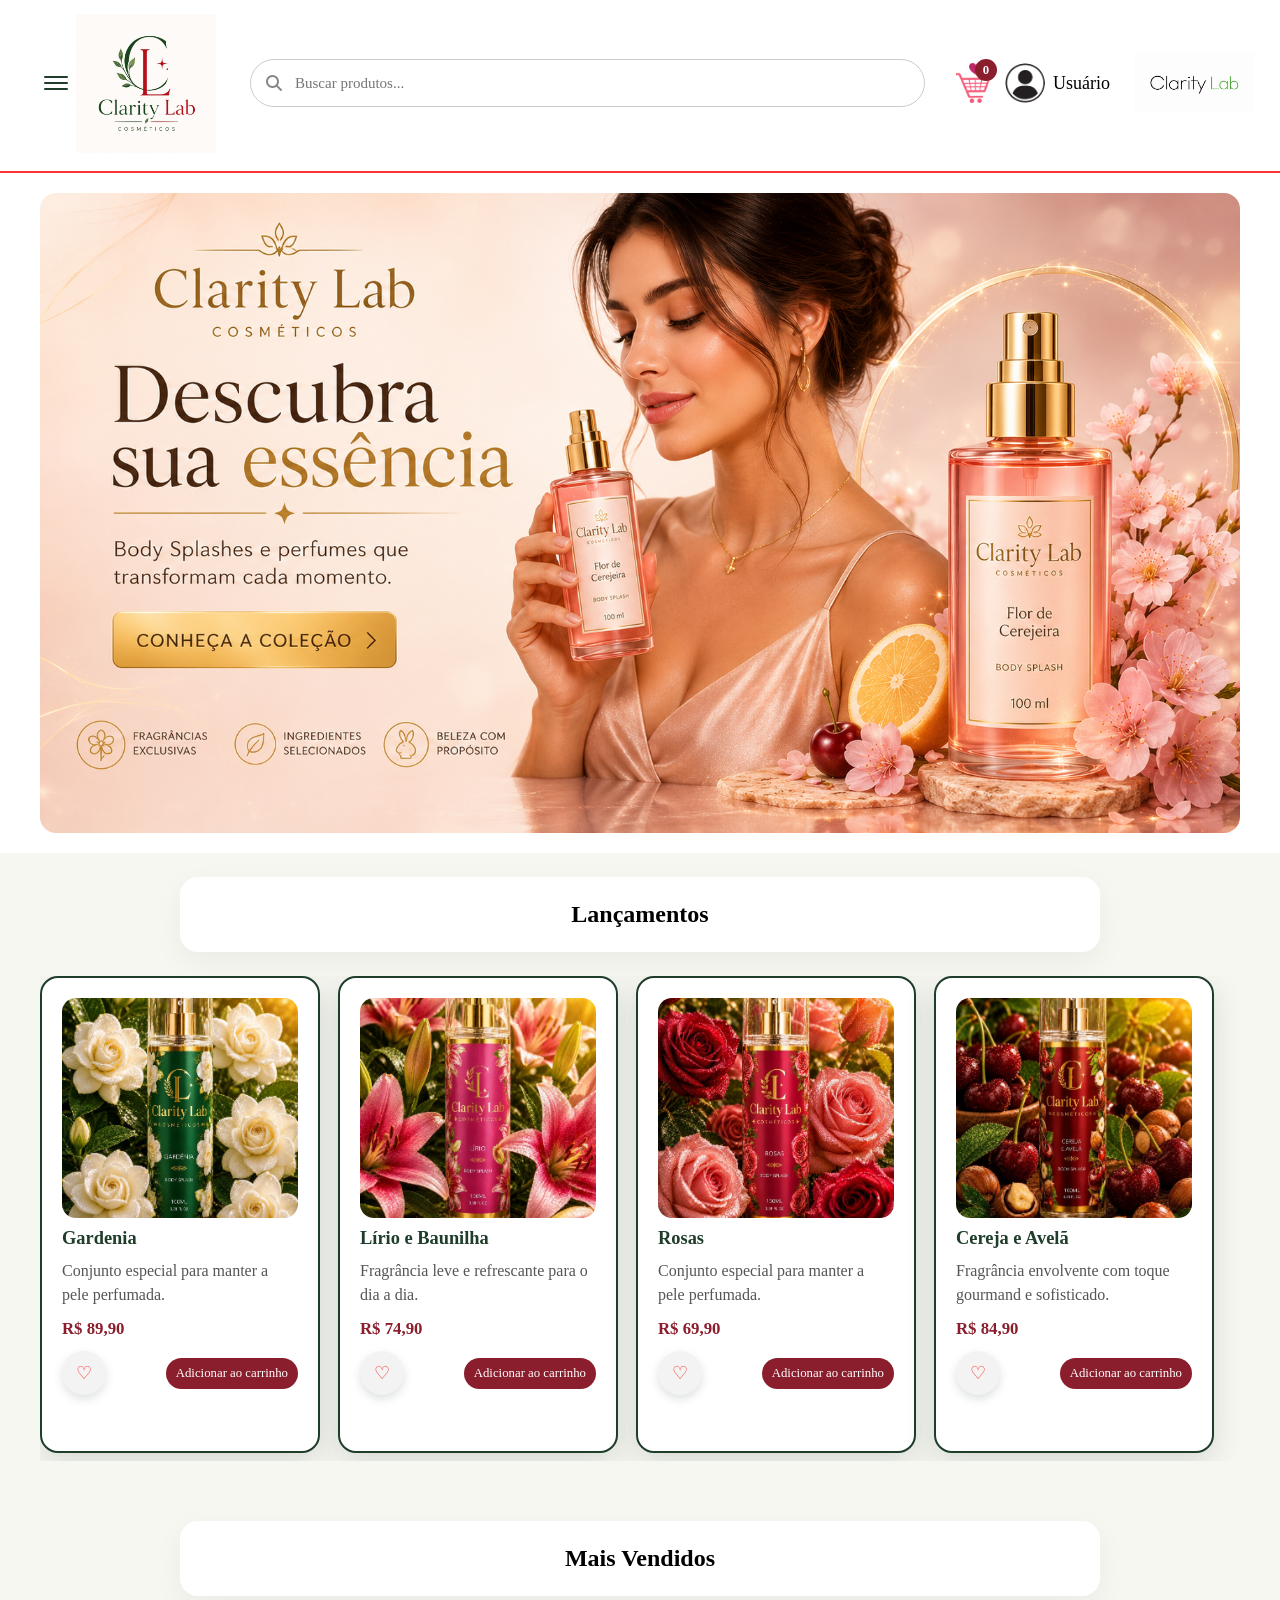
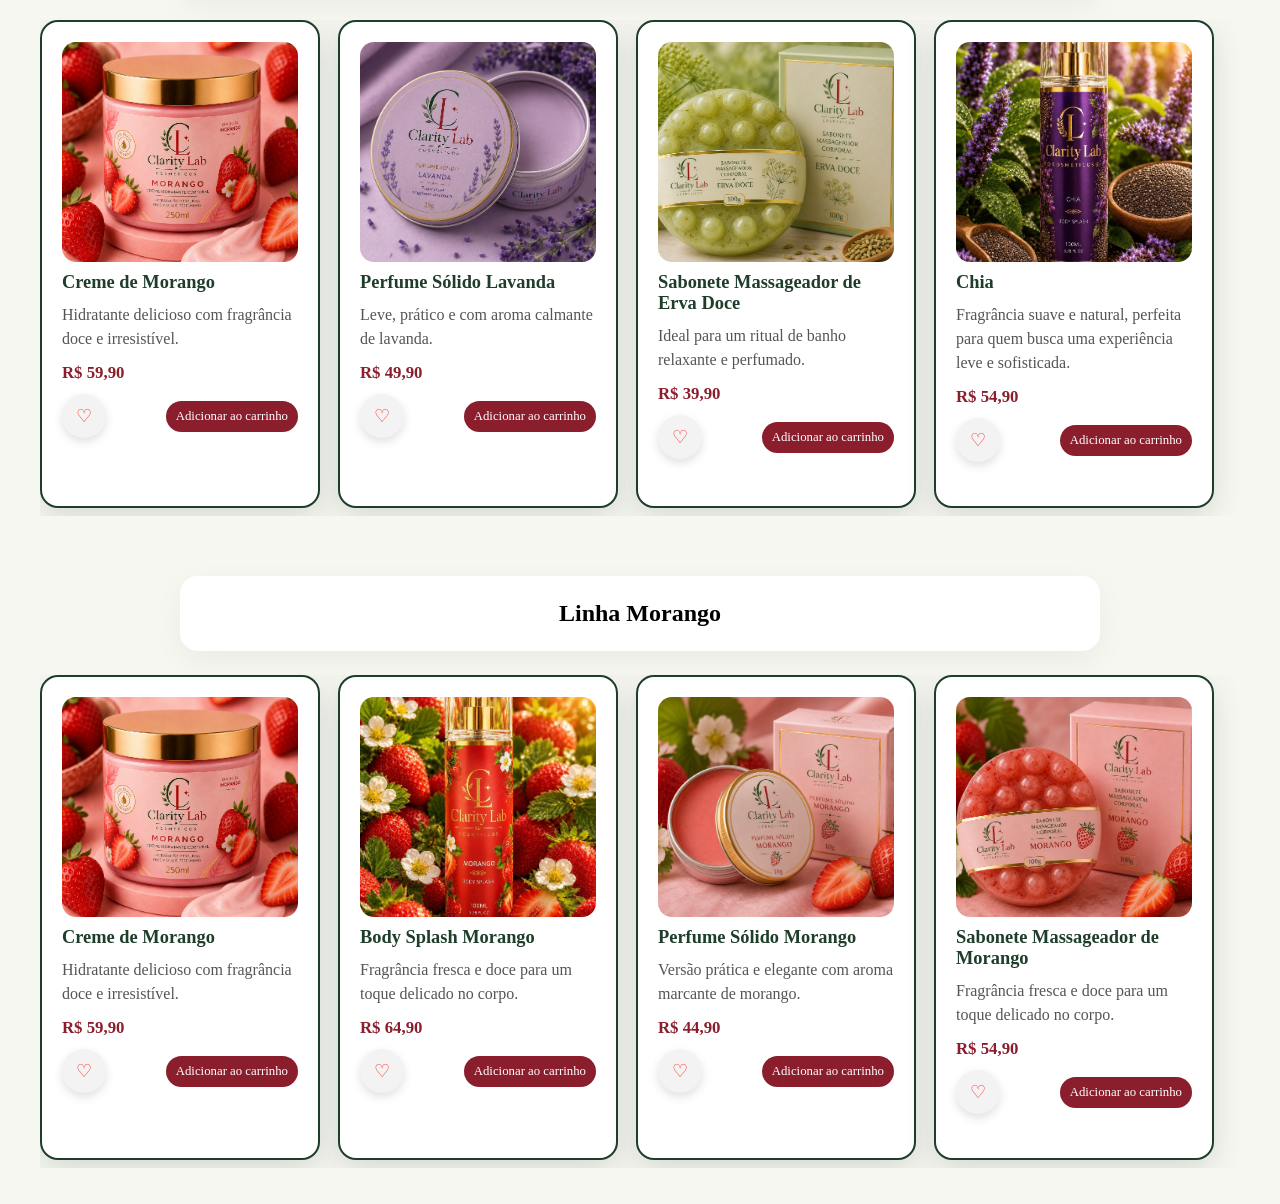
<file: index.html>
<!DOCTYPE html>
<html lang="pt-br">
<head>
    <meta charset="UTF-8">
    <meta name="viewport" content="width=device-width, initial-scale=1.0">
    <title>Clarity Lab</title>
    <link rel="stylesheet" href="assets/css/style.css">
    <link rel="stylesheet" href="https://cdnjs.cloudflare.com/ajax/libs/font-awesome/6.5.2/css/all.min.css">
</head>
<body>

    <header class="site-header">
        <div class="header-main">
            <button class="menu-toggle" type="button" aria-label="Abrir menu" aria-expanded="false">
                <span></span>
                <span></span>
                <span></span>
            </button>

            <a class="logo" href="#">
                <img src="assets/images/Mídia.jpeg" alt="Logo">
            </a>

            <div class="busca">
                <i class="fa-solid fa-magnifying-glass"></i>
                <input id="searchInput" type="search" placeholder="Buscar produtos...">
            </div>

            <div class="header-actions">
                <div class="carrinho">
                    <img src="assets/images/carrinho.png" alt="Carrinho">
                </div>

                <button class="usuario" id="userButton" type="button" aria-label="Configurar conta do usuário">
                    <img src="assets/images/Úsuario.webp" alt="Usuário">
                    <span id="userName">Usuário</span>
                </button>
            </div>
            <div class="Marca-da-agua">
            <img src="assets/images/logo 3.png" alt="Marca da água">
        </div>
        </div>

        

        <nav class="menu-mobile" id="menu-mobile">
            <a href="index.html">Início</a>
            <a href="BodySplash.html">Body Splashs</a>
            <a href="cremes.html">Cremes</a>
            <a href="oleos.html">Óleos</a>
            <a href="sabonetes.html">Sabonetes</a>
            <a href="kits.html">Kits</a>
            <a href="favoritos.html">Favoritos</a>
            <a href="sobre.html">Sobre</a>
        </nav>
    </header>

    <script src="assets/js/cart.js"></script>
    <script src="assets/js/search.js"></script>
    <script>
        const toggleButton = document.querySelector('.menu-toggle');
        const mobileMenu = document.querySelector('.menu-mobile');

        if (toggleButton && mobileMenu) {
            toggleButton.addEventListener('click', () => {
                const isOpen = mobileMenu.classList.toggle('open');
                toggleButton.setAttribute('aria-expanded', isOpen);
            });
        }

        const userButton = document.querySelector('#userButton');
        const userName = document.querySelector('#userName');

        function loadUserName() {
            const savedName = localStorage.getItem('userName');
            if (savedName && userName) {
                userName.textContent = savedName;
            }
        }

        function updateUserName() {
            const currentName = localStorage.getItem('userName') || 'Usuário';
            const newName = prompt('Digite o nome da conta:', currentName);
            if (newName !== null) {
                const formatted = newName.trim() || 'Usuário';
                localStorage.setItem('userName', formatted);
                if (userName) {
                    userName.textContent = formatted;
                }
            }
        }

        if (userButton) {
            userButton.addEventListener('click', updateUserName);
        }

        loadUserName();
    </script>

    <main>

   <!--Banner-->

   <section class="perfumaria-banner">
        <img src="assets/images/banner.png" alt="banner">

    </section>
    <section class="category-section">
        <div class="category-card">
            <h1>Lançamentos</h1>
        </div>
        <div class="products-grid">
            <article class="product-card">
                <img src="assets/images/Gardenia.jpg" alt="Gardenia" />
                <h2>Gardenia</h2>
                <p>Conjunto especial para manter a pele perfumada.</p>
                <span class="product-price">R$ 89,90</span>
                <div class="product-actions">
                    <button class="favorite-btn" type="button" aria-label="Favoritar Gardenia">♡</button>
                    <button class="add-to-cart-btn" type="button">Adicionar ao carrinho</button>
                </div>
            </article>
            <article class="product-card">
                <img src="assets/images/LirioBaunilha.jpg" alt="Lírio e Baunilha" />
                <h2>Lírio e Baunilha</h2>
                <p>Fragrância leve e refrescante para o dia a dia.</p>
                <span class="product-price">R$ 74,90</span>
                <div class="product-actions">
                    <button class="favorite-btn" type="button" aria-label="Favoritar Lírio e Baunilha">♡</button>
                    <button class="add-to-cart-btn" type="button">Adicionar ao carrinho</button>
                </div>
            </article>
            <article class="product-card">
                <img src="assets/images/Rosas.jpg" alt="Rosas" />
                <h2>Rosas</h2>
                <p>Conjunto especial para manter a pele perfumada.</p>
                <span class="product-price">R$ 69,90</span>
                <div class="product-actions">
                    <button class="favorite-btn" type="button" aria-label="Favoritar Rosas">♡</button>
                    <button class="add-to-cart-btn" type="button">Adicionar ao carrinho</button>
                </div>
            </article>
            <article class="product-card">
                <img src="assets/images/CerejaAvela.jpg" alt="Cereja e Avelã" />
                <h2>Cereja e Avelã</h2>
                <p>Fragrância envolvente com toque gourmand e sofisticado.</p>
                <span class="product-price">R$ 84,90</span>
                <div class="product-actions">
                    <button class="favorite-btn" type="button" aria-label="Favoritar Cereja e Avelã">♡</button>
                    <button class="add-to-cart-btn" type="button">Adicionar ao carrinho</button>
                </div>
            </article>

        </div>
    </section>
    <section class="category-section">
        <div class="category-card">
            <h1>Mais Vendidos</h1>
        </div>
        <div class="products-grid mais-vendidos-grid">
            <article class="product-card">
                <img src="assets/images/CremeMorango.png" alt="Creme de Morango" />
                <h2>Creme de Morango</h2>
                <p>Hidratante delicioso com fragrância doce e irresistível.</p>
                <span class="product-price">R$ 59,90</span>
                <div class="product-actions">
                    <button class="favorite-btn" type="button" aria-label="Favoritar Creme de Morango">♡</button>
                    <button class="add-to-cart-btn" type="button">Adicionar ao carrinho</button>
                </div>
            </article>
            <article class="product-card">
                <img src="assets/images/PerfumeSolido.png" alt="Perfume Sólido Lavanda" />
                <h2>Perfume Sólido Lavanda</h2>
                <p>Leve, prático e com aroma calmante de lavanda.</p>
                <span class="product-price">R$ 49,90</span>
                <div class="product-actions">
                    <button class="favorite-btn" type="button" aria-label="Favoritar Perfume Sólido Lavanda">♡</button>
                    <button class="add-to-cart-btn" type="button">Adicionar ao carrinho</button>
                </div>
            </article>
            <article class="product-card">
                <img src="assets/images/SaboneteMassageador.png" alt="Sabonete Massageador de Erva Doce" />
                <h2>Sabonete Massageador de Erva Doce</h2>
                <p>Ideal para um ritual de banho relaxante e perfumado.</p>
                <span class="product-price">R$ 39,90</span>
                <div class="product-actions">
                    <button class="favorite-btn" type="button" aria-label="Favoritar Sabonete Massageador de Erva Doce">♡</button>
                    <button class="add-to-cart-btn" type="button">Adicionar ao carrinho</button>
                </div>
            </article>
            <article class="product-card">
                <img src="assets/images/Chia.jpg" alt="Chia" />
                <h2>Chia</h2>
                <p>Fragrância suave e natural, perfeita para quem busca uma experiência leve e sofisticada.</p>
                <span class="product-price">R$ 54,90</span>
                <div class="product-actions">
                    <button class="favorite-btn" type="button" aria-label="Favoritar Chia">♡</button>
                    <button class="add-to-cart-btn" type="button">Adicionar ao carrinho</button>
                </div>
            </article>
        </div>
    </section>
    <section class="category-section">
        <div class="category-card">
            <h1>Linha Morango</h1>
        </div>
        <div class="products-grid mais-vendidos-grid">
            <article class="product-card">
                <img src="assets/images/CremeMorango.png" alt="Creme de Morango" />
                <h2>Creme de Morango</h2>
                <p>Hidratante delicioso com fragrância doce e irresistível.</p>
                <span class="product-price">R$ 59,90</span>
                <div class="product-actions">
                    <button class="favorite-btn" type="button" aria-label="Favoritar Creme de Morango">♡</button>
                    <button class="add-to-cart-btn" type="button">Adicionar ao carrinho</button>
                </div>
            </article>
            <article class="product-card">
                <img src="assets/images/BodySplashMorango.jpg" alt="Body Splash Morango" />
                <h2>Body Splash Morango</h2>
                <p>Fragrância fresca e doce para um toque delicado no corpo.</p>
                <span class="product-price">R$ 64,90</span>
                <div class="product-actions">
                    <button class="favorite-btn" type="button" aria-label="Favoritar Body Splash Morango">♡</button>
                    <button class="add-to-cart-btn" type="button">Adicionar ao carrinho</button>
                </div>
            </article>
            <article class="product-card">
                <img src="assets/images/PerfumeSolidoMorango.png" alt="Perfume Sólido Morango" />
                <h2>Perfume Sólido Morango</h2>
                <p>Versão prática e elegante com aroma marcante de morango.</p>
                <span class="product-price">R$ 44,90</span>
                <div class="product-actions">
                    <button class="favorite-btn" type="button" aria-label="Favoritar Perfume Sólido Morango">♡</button>
                    <button class="add-to-cart-btn" type="button">Adicionar ao carrinho</button>
                </div>
            </article>
            <article class="product-card">
                <img src="assets/images/SaboneteMassageadorMorango.png" alt="Sabonete Massageador de Morango" />
                <h2>Sabonete Massageador de Morango</h2>
                <p>Fragrância fresca e doce para um toque delicado no corpo.</p>
                <span class="product-price">R$ 54,90</span>
                <div class="product-actions">
                    <button class="favorite-btn" type="button" aria-label="Favoritar Sabonete Massageador de Morango">♡</button>
                    <button class="add-to-cart-btn" type="button">Adicionar ao carrinho</button>
                </div>
            </article>
        </div>
    </section>
    </main>

    <script>
        const favoriteButtons = document.querySelectorAll('.favorite-btn');
        const favoriteProducts = JSON.parse(localStorage.getItem('favorites') || '[]');

        function saveFavorites() {
            localStorage.setItem('favorites', JSON.stringify(favoriteProducts));
        }

        favoriteButtons.forEach(button => {
            const productCard = button.closest('.product-card');
            const name = productCard?.querySelector('h2')?.textContent?.trim() || '';
            const description = productCard?.querySelector('p')?.textContent?.trim() || '';
            const image = productCard?.querySelector('img')?.getAttribute('src') || '';

            if (favoriteProducts.some(item => item.name === name)) {
                button.classList.add('active');
                button.textContent = '♥';
            }

            button.addEventListener('click', (event) => {
                event.preventDefault();

                const isActive = button.classList.toggle('active');
                button.textContent = isActive ? '♥' : '♡';
                button.setAttribute('aria-pressed', String(isActive));

                if (isActive) {
                    if (!favoriteProducts.some(item => item.name === name)) {
                        favoriteProducts.push({ name, description, image });
                    }
                } else {
                    const index = favoriteProducts.findIndex(item => item.name === name);
                    if (index !== -1) {
                        favoriteProducts.splice(index, 1);
                    }
                }

                saveFavorites();
            });
        });
    </script>
</body>
</html>
</file>
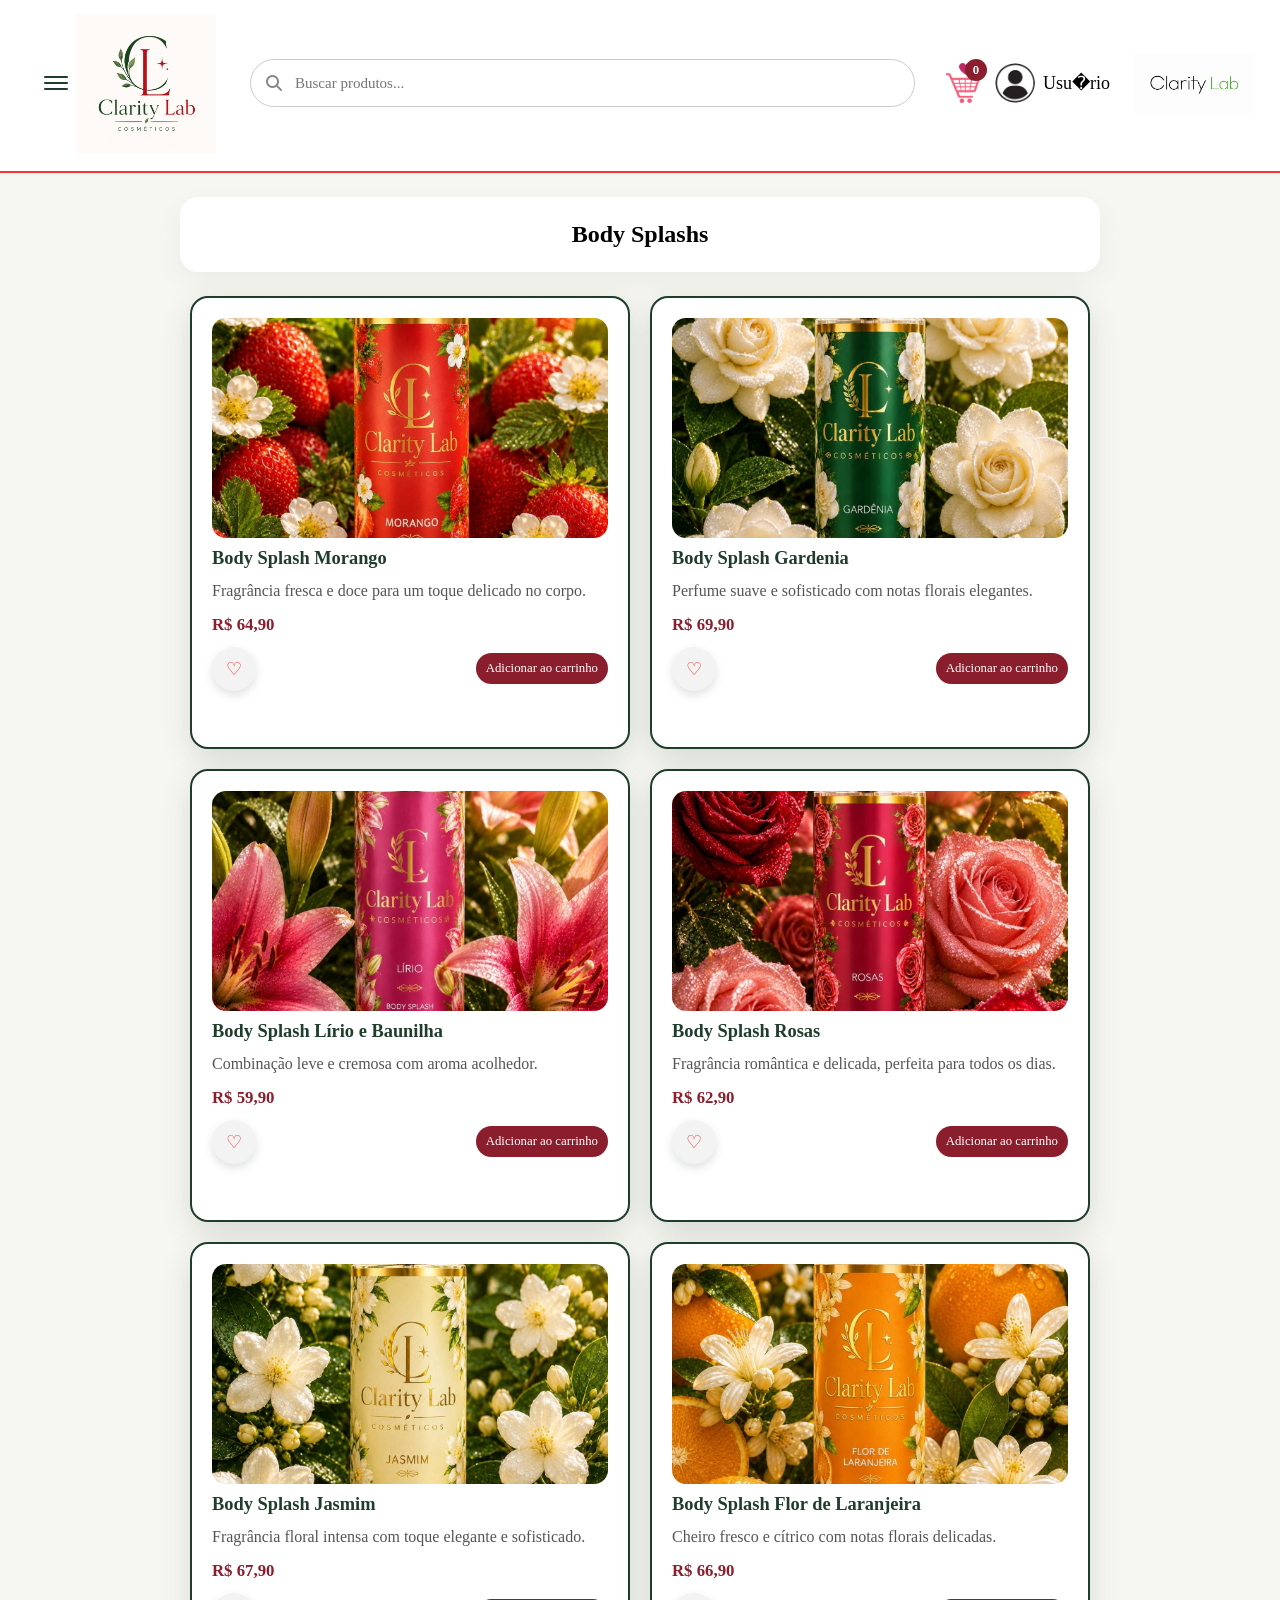
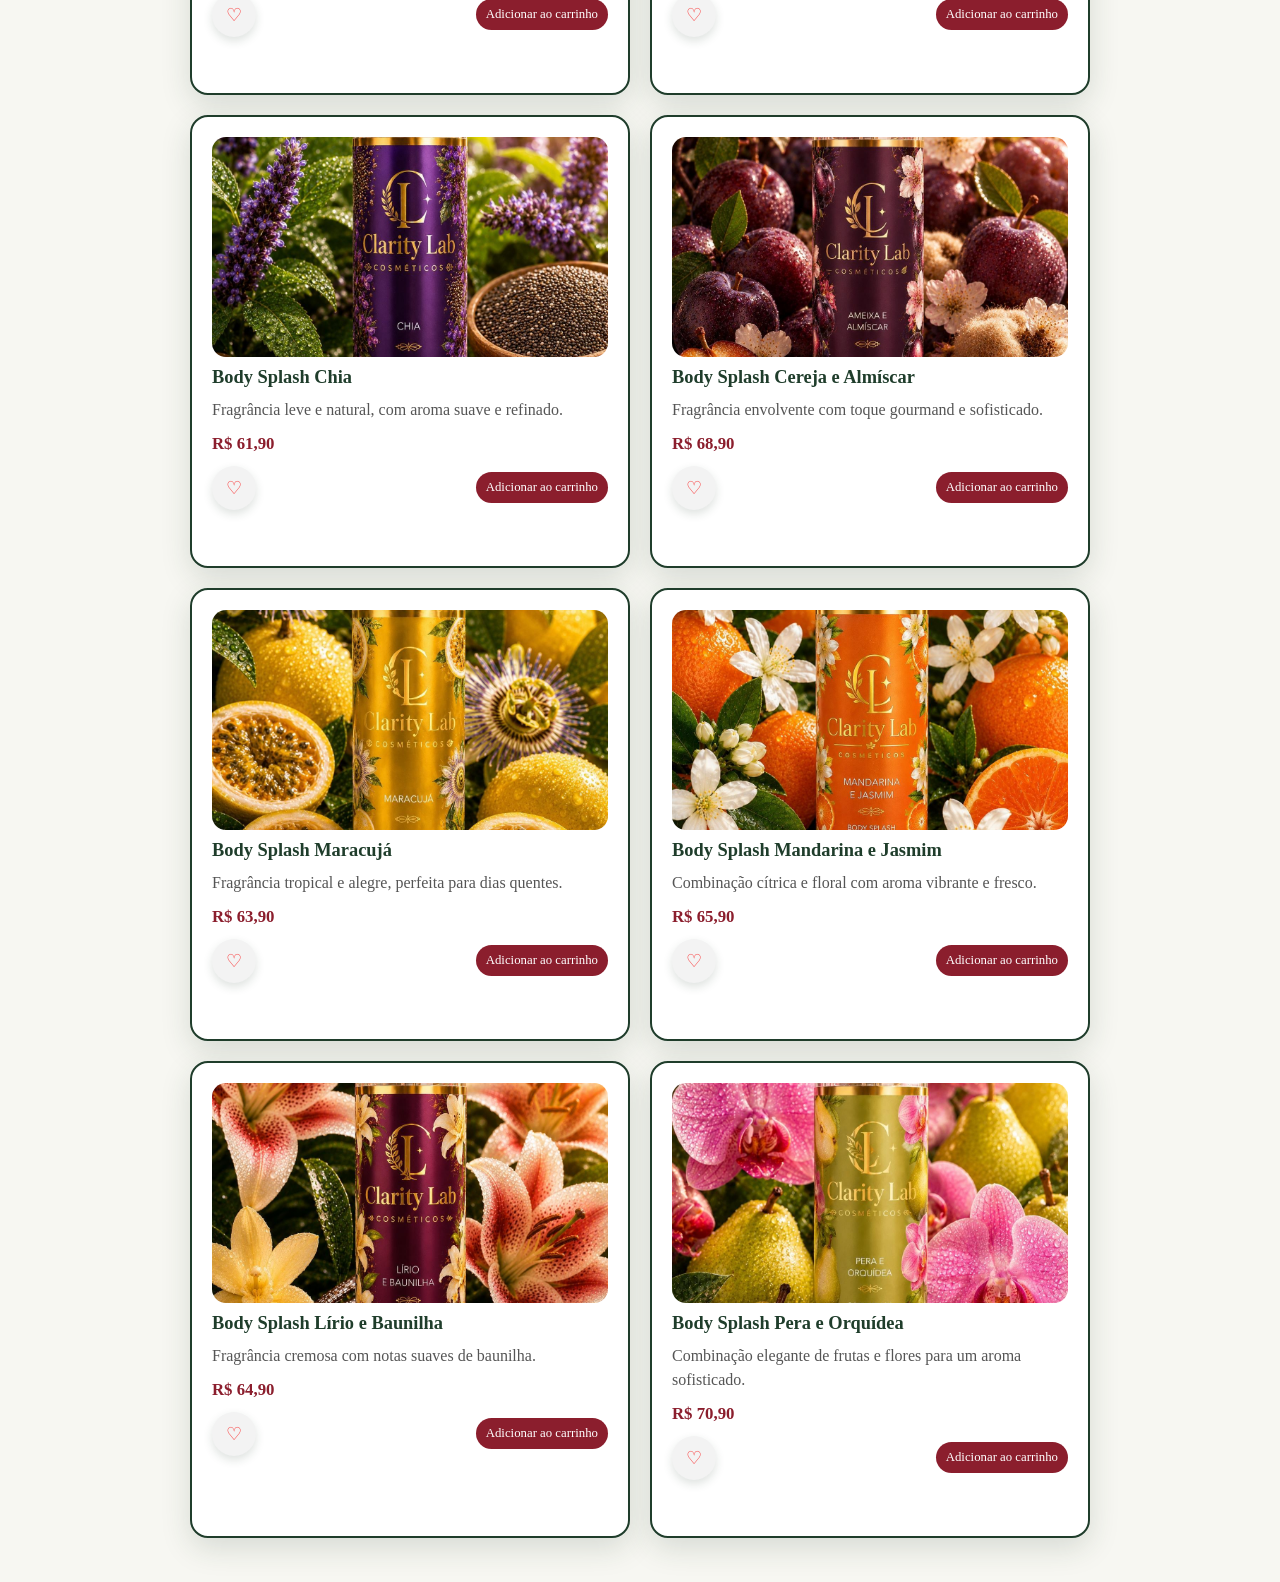
<file: BodySplash.html>
<!DOCTYPE html>
<html lang="pt-br">
<head>
    <meta charset="UTF-8">
    <meta name="viewport" content="width=device-width, initial-scale=1.0">
    <title>Body Splashs | Clarity Lab</title>
    <link rel="stylesheet" href="assets/css/style.css">
    <link rel="stylesheet" href="https://cdnjs.cloudflare.com/ajax/libs/font-awesome/6.5.2/css/all.min.css">
</head>
<body>

    <header class="site-header">
        <div class="header-main">
            <button class="menu-toggle" type="button" aria-label="Abrir menu" aria-expanded="false">
                <span></span>
                <span></span>
                <span></span>
            </button>

            <a class="logo" href="index.html">
                <img src="assets/images/Mídia.jpeg" alt="Logo">
            </a>

            <div class="busca">
                <i class="fa-solid fa-magnifying-glass"></i>
                <input id="searchInput" type="search" placeholder="Buscar produtos...">
            </div>

            <div class="header-actions">
                <div class="carrinho">
                    <img src="assets/images/carrinho.png" alt="Carrinho">
                </div>

                <button class="usuario" id="userButton" type="button" aria-label="Configurar conta do usu�rio">
                    <img src="assets/images/Úsuario.webp" alt="Usuário">
                    <span id="userName">Usu�rio</span>
                </button>
            </div>
            <div class="Marca-da-agua">
            <img src="assets/images/logo 3.png" alt="Marca da água">
        </div>
        </div>

        <nav class="menu-mobile" id="menu-mobile">
            <a href="index.html">Início</a>
            <a href="BodySplash.html">Body Splashs</a>
            <a href="cremes.html">Cremes</a>
            <a href="sabonetes.html">Sabonetes</a>
            <a href="kits.html">Kits</a>
            <a href="favoritos.html">Favoritos</a>
            <a href="sobre.html">Sobre</a>
        </nav>
    </header>

    <script>
        const toggleButton = document.querySelector('.menu-toggle');
        const mobileMenu = document.querySelector('.menu-mobile');

        if (toggleButton && mobileMenu) {
            toggleButton.addEventListener('click', () => {
                const isOpen = mobileMenu.classList.toggle('open');
                toggleButton.setAttribute('aria-expanded', isOpen);
            });
        }

        const userButton = document.querySelector('#userButton');
        const userName = document.querySelector('#userName');

        function loadUserName() {
            const savedName = localStorage.getItem('userName');
            if (savedName && userName) {
                userName.textContent = savedName;
            }
        }

        function updateUserName() {
            const currentName = localStorage.getItem('userName') || 'Usu�rio';
            const newName = prompt('Digite o nome da conta:', currentName);
            if (newName !== null) {
                const formatted = newName.trim() || 'Usu�rio';
                localStorage.setItem('userName', formatted);
                if (userName) {
                    userName.textContent = formatted;
                }
            }
        }

        if (userButton) {
            userButton.addEventListener('click', updateUserName);
        }

        loadUserName();
    </script>

    <main>
        <section class="category-section">
            <div class="category-card">
                <h1>Body Splashs</h1>
            </div>
            <div class="products-grid category-products-grid">
                <article class="product-card">
                    <img src="assets/images/BodySplashMorango.jpg" alt="Body Splash Morango" />
                    <h2>Body Splash Morango</h2>
                    <p>Fragrância fresca e doce para um toque delicado no corpo.</p>
                    <span class="product-price">R$ 64,90</span>
                    <div class="product-actions">
                        <button class="favorite-btn" type="button" aria-label="Favoritar Body Splash Morango">♡</button>
                        <button class="add-to-cart-btn" type="button">Adicionar ao carrinho</button>
                    </div>
                </article>

                <article class="product-card">
                    <img src="assets/images/Gardenia.jpg" alt="Body Splash Gardenia" />
                    <h2>Body Splash Gardenia</h2>
                    <p>Perfume suave e sofisticado com notas florais elegantes.</p>
                    <span class="product-price">R$ 69,90</span>
                    <div class="product-actions">
                        <button class="favorite-btn" type="button" aria-label="Favoritar Body Splash Gardenia">♡</button>
                        <button class="add-to-cart-btn" type="button">Adicionar ao carrinho</button>
                    </div>
                </article>

                <article class="product-card">
                    <img src="assets/images/LirioBaunilha.jpg" alt="Body Splash Lírio e Baunilha" />
                    <h2>Body Splash Lírio e Baunilha</h2>
                    <p>Combinação leve e cremosa com aroma acolhedor.</p>
                    <span class="product-price">R$ 59,90</span>
                    <div class="product-actions">
                        <button class="favorite-btn" type="button" aria-label="Favoritar Body Splash Lírio e Baunilha">♡</button>
                        <button class="add-to-cart-btn" type="button">Adicionar ao carrinho</button>
                    </div>
                </article>

                <article class="product-card">
                    <img src="assets/images/Rosas.jpg" alt="Body Splash Rosas" />
                    <h2>Body Splash Rosas</h2>
                    <p>Fragrância romântica e delicada, perfeita para todos os dias.</p>
                    <span class="product-price">R$ 62,90</span>
                    <div class="product-actions">
                        <button class="favorite-btn" type="button" aria-label="Favoritar Body Splash Rosas">♡</button>
                        <button class="add-to-cart-btn" type="button">Adicionar ao carrinho</button>
                    </div>
                </article>

                <article class="product-card">
                    <img src="assets/images/BodySplashJasmim.jpg" alt="Body Splash Jasmim" />
                    <h2>Body Splash Jasmim</h2>
                    <p>Fragrância floral intensa com toque elegante e sofisticado.</p>
                    <span class="product-price">R$ 67,90</span>
                    <div class="product-actions">
                        <button class="favorite-btn" type="button" aria-label="Favoritar Body Splash Jasmim">♡</button>
                        <button class="add-to-cart-btn" type="button">Adicionar ao carrinho</button>
                    </div>
                </article>

                <article class="product-card">
                    <img src="assets/images/BodySplashFlorLaranjeira.jpg" alt="Body Splash Flor de Laranjeira" />
                    <h2>Body Splash Flor de Laranjeira</h2>
                    <p>Cheiro fresco e cítrico com notas florais delicadas.</p>
                    <span class="product-price">R$ 66,90</span>
                    <div class="product-actions">
                        <button class="favorite-btn" type="button" aria-label="Favoritar Body Splash Flor de Laranjeira">♡</button>
                        <button class="add-to-cart-btn" type="button">Adicionar ao carrinho</button>
                    </div>
                </article>

                <article class="product-card">
                    <img src="assets/images/BodySplashChia.jpg" alt="Body Splash Chia" />
                    <h2>Body Splash Chia</h2>
                    <p>Fragrância leve e natural, com aroma suave e refinado.</p>
                    <span class="product-price">R$ 61,90</span>
                    <div class="product-actions">
                        <button class="favorite-btn" type="button" aria-label="Favoritar Body Splash Chia">♡</button>
                        <button class="add-to-cart-btn" type="button">Adicionar ao carrinho</button>
                    </div>
                </article>

                <article class="product-card">
                    <img src="assets/images/BodySplashCerejaAlmiscar.jpg" alt="Body Splash Cereja e Almíscar" />
                    <h2>Body Splash Cereja e Almíscar</h2>
                    <p>Fragrância envolvente com toque gourmand e sofisticado.</p>
                    <span class="product-price">R$ 68,90</span>
                    <div class="product-actions">
                        <button class="favorite-btn" type="button" aria-label="Favoritar Body Splash Cereja e Almíscar">♡</button>
                        <button class="add-to-cart-btn" type="button">Adicionar ao carrinho</button>
                    </div>
                </article>

                <article class="product-card">
                    <img src="assets/images/BodySplashMaracuja.jpg" alt="Body Splash Maracujá" />
                    <h2>Body Splash Maracujá</h2>
                    <p>Fragrância tropical e alegre, perfeita para dias quentes.</p>
                    <span class="product-price">R$ 63,90</span>
                    <div class="product-actions">
                        <button class="favorite-btn" type="button" aria-label="Favoritar Body Splash Maracujá">♡</button>
                        <button class="add-to-cart-btn" type="button">Adicionar ao carrinho</button>
                    </div>
                </article>

                <article class="product-card">
                    <img src="assets/images/BodySplashMandarinaJasmim.jpg" alt="Body Splash Mandarina e Jasmim" />
                    <h2>Body Splash Mandarina e Jasmim</h2>
                    <p>Combinação cítrica e floral com aroma vibrante e fresco.</p>
                    <span class="product-price">R$ 65,90</span>
                    <div class="product-actions">
                        <button class="favorite-btn" type="button" aria-label="Favoritar Body Splash Mandarina e Jasmim">♡</button>
                        <button class="add-to-cart-btn" type="button">Adicionar ao carrinho</button>
                    </div>
                </article>

                <article class="product-card">
                    <img src="assets/images/BodySplashLirioBaunilha.jpg" alt="Body Splash Lírio e Baunilha" />
                    <h2>Body Splash Lírio e Baunilha</h2>
                    <p>Fragrância cremosa com notas suaves de baunilha.</p>
                    <span class="product-price">R$ 64,90</span>
                    <div class="product-actions">
                        <button class="favorite-btn" type="button" aria-label="Favoritar Body Splash Lírio e Baunilha">♡</button>
                        <button class="add-to-cart-btn" type="button">Adicionar ao carrinho</button>
                    </div>
                </article>

                <article class="product-card">
                    <img src="assets/images/BodySplashPeraOrquidea.jpg" alt="Body Splash Pera e Orquídea" />
                    <h2>Body Splash Pera e Orquídea</h2>
                    <p>Combinação elegante de frutas e flores para um aroma sofisticado.</p>
                    <span class="product-price">R$ 70,90</span>
                    <div class="product-actions">
                        <button class="favorite-btn" type="button" aria-label="Favoritar Body Splash Pera e Orquídea">♡</button>
                        <button class="add-to-cart-btn" type="button">Adicionar ao carrinho</button>
                    </div>
                </article>
            </div>
        </section>
    </main>

    <script src="assets/js/cart.js"></script>
    <script src="assets/js/search.js"></script>
    <script>
        const favoriteButtons = document.querySelectorAll('.favorite-btn');
        const favoriteProducts = JSON.parse(localStorage.getItem('favorites') || '[]');

        function saveFavorites() {
            localStorage.setItem('favorites', JSON.stringify(favoriteProducts));
        }

        favoriteButtons.forEach(button => {
            const productCard = button.closest('.product-card');
            const name = productCard?.querySelector('h2')?.textContent?.trim() || '';
            const description = productCard?.querySelector('p')?.textContent?.trim() || '';
            const image = productCard?.querySelector('img')?.getAttribute('src') || '';

            if (favoriteProducts.some(item => item.name === name)) {
                button.classList.add('active');
                button.textContent = '♥';
            }

            button.addEventListener('click', (event) => {
                event.preventDefault();

                const isActive = button.classList.toggle('active');
                button.textContent = isActive ? '♥' : '♡';
                button.setAttribute('aria-pressed', String(isActive));

                if (isActive) {
                    if (!favoriteProducts.some(item => item.name === name)) {
                        favoriteProducts.push({ name, description, image });
                    }
                } else {
                    const index = favoriteProducts.findIndex(item => item.name === name);
                    if (index !== -1) {
                        favoriteProducts.splice(index, 1);
                    }
                }

                saveFavorites();
            });
        });
    </script>
</body>
</html>
</file>
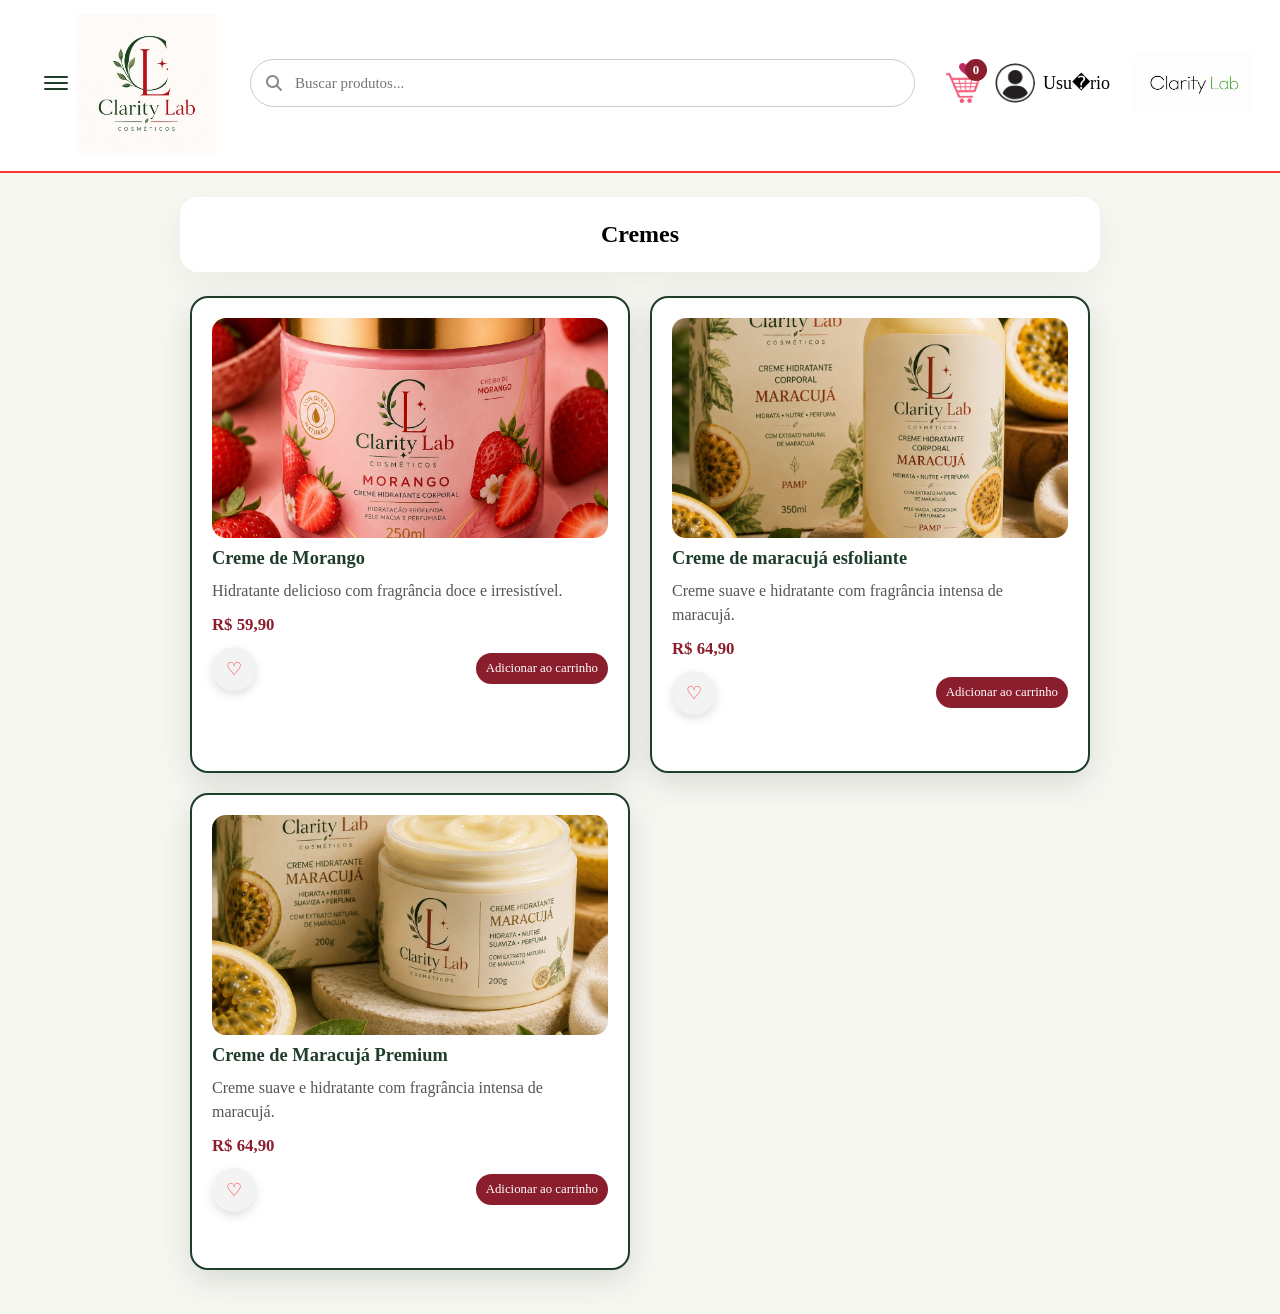
<file: cremes.html>
<!DOCTYPE html>
<html lang="pt-br">
<head>
    <meta charset="UTF-8">
    <meta name="viewport" content="width=device-width, initial-scale=1.0">
    <title>Cremes | Clarity Lab</title>
    <link rel="stylesheet" href="assets/css/style.css">
    <link rel="stylesheet" href="https://cdnjs.cloudflare.com/ajax/libs/font-awesome/6.5.2/css/all.min.css">
</head>
<body>

    <header class="site-header">
        <div class="header-main">
            <button class="menu-toggle" type="button" aria-label="Abrir menu" aria-expanded="false">
                <span></span>
                <span></span>
                <span></span>
            </button>

            <a class="logo" href="index.html">
                <img src="assets/images/Mídia.jpeg" alt="Logo">
            </a>

            <div class="busca">
                <i class="fa-solid fa-magnifying-glass"></i>
                <input id="searchInput" type="search" placeholder="Buscar produtos...">
            </div>

            <div class="header-actions">
                <div class="carrinho">
                    <img src="assets/images/carrinho.png" alt="Carrinho">
                </div>

                <button class="usuario" id="userButton" type="button" aria-label="Configurar conta do usu�rio">
                    <img src="assets/images/Úsuario.webp" alt="Usuário">
                    <span id="userName">Usu�rio</span>
                </button>
            </div>
            <div class="Marca-da-agua">
            <img src="assets/images/logo 3.png" alt="Marca da água">
        </div>
        </div>

        <nav class="menu-mobile" id="menu-mobile">
            <a href="index.html">Início</a>
            <a href="BodySplash.html">Body Splashs</a>
            <a href="cremes.html">Cremes</a>
            <a href="sabonetes.html">Sabonetes</a>
            <a href="kits.html">Kits</a>
            <a href="favoritos.html">Favoritos</a>
            <a href="sobre.html">Sobre</a>
        </nav>
    </header>

    <script src="assets/js/cart.js"></script>
    <script src="assets/js/search.js"></script>
    <script>
        const toggleButton = document.querySelector('.menu-toggle');
        const mobileMenu = document.querySelector('.menu-mobile');

        if (toggleButton && mobileMenu) {
            toggleButton.addEventListener('click', () => {
                const isOpen = mobileMenu.classList.toggle('open');
                toggleButton.setAttribute('aria-expanded', isOpen);
            });
        }

        const userButton = document.querySelector('#userButton');
        const userName = document.querySelector('#userName');

        function loadUserName() {
            const savedName = localStorage.getItem('userName');
            if (savedName && userName) {
                userName.textContent = savedName;
            }
        }

        function updateUserName() {
            const currentName = localStorage.getItem('userName') || 'Usu�rio';
            const newName = prompt('Digite o nome da conta:', currentName);
            if (newName !== null) {
                const formatted = newName.trim() || 'Usu�rio';
                localStorage.setItem('userName', formatted);
                if (userName) {
                    userName.textContent = formatted;
                }
            }
        }

        if (userButton) {
            userButton.addEventListener('click', updateUserName);
        }

        loadUserName();
    </script>

    <main>
        <section class="category-section">
            <div class="category-card">
                <h1>Cremes</h1>
            </div>
            <div class="products-grid category-products-grid">
                <article class="product-card">
                    <img src="assets/images/CremeMorango.png" alt="Creme de Morango" />
                    <h2>Creme de Morango</h2>
                    <p>Hidratante delicioso com fragrância doce e irresistível.</p>
                    <span class="product-price">R$ 59,90</span>
                    <div class="product-actions">
                        <button class="favorite-btn" type="button" aria-label="Favoritar Creme de Morango">♡</button>
                        <button class="add-to-cart-btn" type="button">Adicionar ao carrinho</button>
                    </div>
                </article>

                <article class="product-card">
                    <img src="assets/images/CremeMaracujá.png" alt="Creme de Maracujá Esfoliante" />
                    <h2>Creme de maracujá esfoliante</h2>
                    <p>Creme suave e hidratante com fragrância intensa de maracujá.</p>
                    <span class="product-price">R$ 64,90</span>
                    <div class="product-actions">
                        <button class="favorite-btn" type="button" aria-label="Favoritar Creme de Maracujá Esfoliante">♡</button>
                        <button class="add-to-cart-btn" type="button">Adicionar ao carrinho</button>
                    </div>
                </article>

                <article class="product-card">
                    <img src="assets/images/CremeMaracujá2.png" alt="Creme de Maracujá Premium" />
                    <h2>Creme de Maracujá Premium</h2>
                    <p>Creme suave e hidratante com fragrância intensa de maracujá.</p>
                    <span class="product-price">R$ 64,90</span>
                    <div class="product-actions">
                        <button class="favorite-btn" type="button" aria-label="Favoritar Creme de Maracujá Premium">♡</button>
                        <button class="add-to-cart-btn" type="button">Adicionar ao carrinho</button>
                    </div>
                </article>

            </div>
        </section>
    </main>
    <script src="assets/js/cart.js"></script>
    <script src="assets/js/search.js"></script>
    <script>
        const favoriteButtons = document.querySelectorAll('.favorite-btn');
        const favoriteProducts = JSON.parse(localStorage.getItem('favorites') || '[]');

        function saveFavorites() {
            localStorage.setItem('favorites', JSON.stringify(favoriteProducts));
        }

        favoriteButtons.forEach(button => {
            const productCard = button.closest('.product-card');
            const name = productCard?.querySelector('h2')?.textContent?.trim() || '';
            const description = productCard?.querySelector('p')?.textContent?.trim() || '';
            const image = productCard?.querySelector('img')?.getAttribute('src') || '';

            if (favoriteProducts.some(item => item.name === name)) {
                button.classList.add('active');
            }

            button.addEventListener('click', () => {
                const existingIndex = favoriteProducts.findIndex(item => item.name === name);
                if (existingIndex >= 0) {
                    favoriteProducts.splice(existingIndex, 1);
                    button.classList.remove('active');
                } else {
                    favoriteProducts.push({ name, description, image });
                    button.classList.add('active');
                }
                saveFavorites();
            });
        });
    </script>
</body>
</html>
</file>
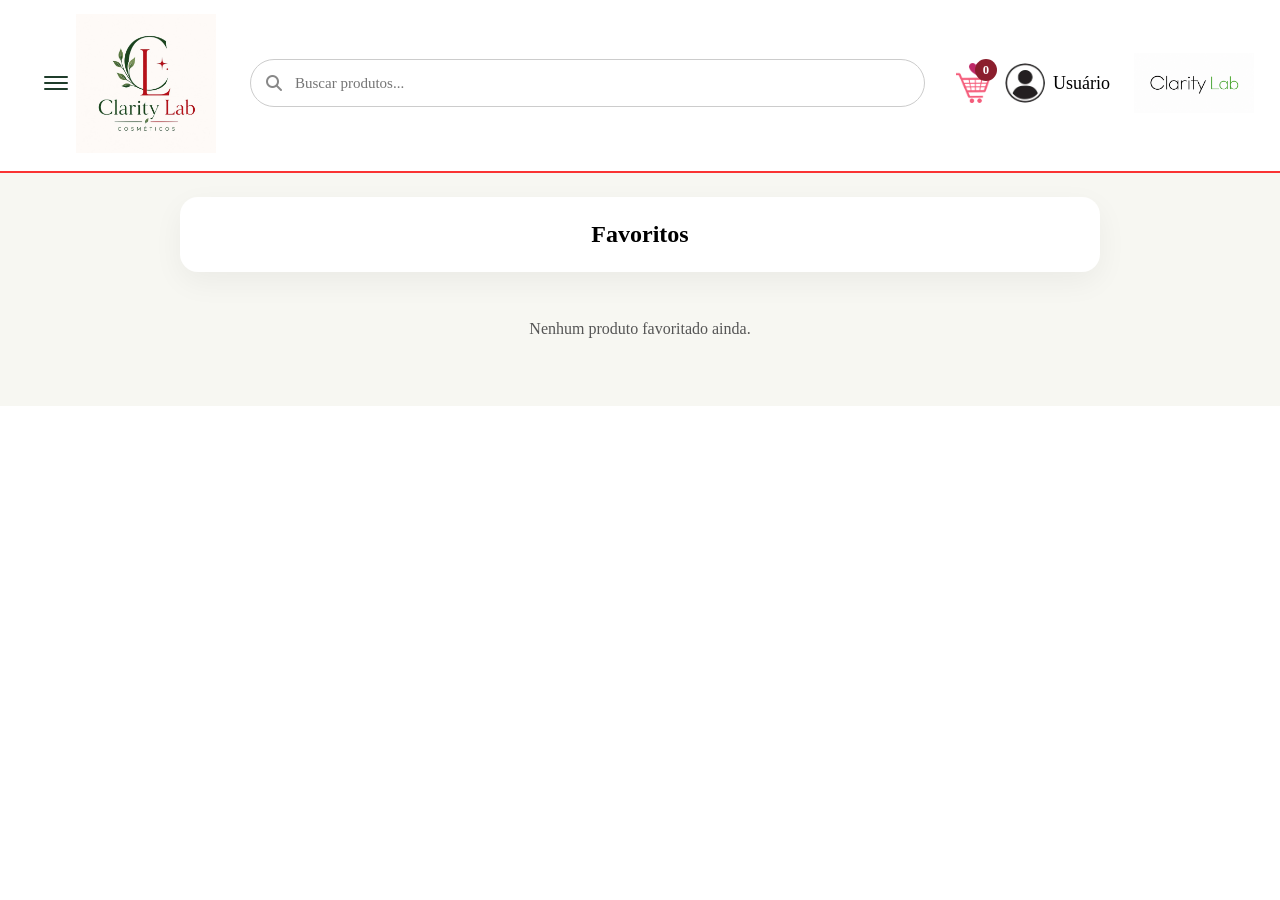
<file: favoritos.html>
<!DOCTYPE html>
<html lang="pt-br">
<head>
    <meta charset="UTF-8">
    <meta name="viewport" content="width=device-width, initial-scale=1.0">
    <title>Favoritos | Clarity Lab</title>
    <link rel="stylesheet" href="assets/css/style.css">
    <link rel="stylesheet" href="https://cdnjs.cloudflare.com/ajax/libs/font-awesome/6.5.2/css/all.min.css">
</head>
<body>
    <header class="site-header">
        <div class="header-main">
            <button class="menu-toggle" type="button" aria-label="Abrir menu" aria-expanded="false">
                <span></span>
                <span></span>
                <span></span>
            </button>

            <a class="logo" href="index.html">
                <img src="assets/images/Mídia.jpeg" alt="Logo">
            </a>

            <div class="busca">
                <i class="fa-solid fa-magnifying-glass"></i>
                <input id="searchInput" type="search" placeholder="Buscar produtos...">
            </div>

            <div class="header-actions">
                <div class="carrinho">
                    <img src="assets/images/carrinho.png" alt="Carrinho">
                </div>

                <button class="usuario" id="userButton" type="button" aria-label="Configurar conta do usuário">
                    <img src="assets/images/Úsuario.webp" alt="Usuário">
                    <span id="userName">Usuário</span>
                </button>
            </div>
            <div class="Marca-da-agua">
                <img src="assets/images/logo 3.png" alt="Marca da água">
            </div>
        </div>

        <nav class="menu-mobile" id="menu-mobile">
            <a href="index.html">Início</a>
            <a href="BodySplash.html">Body Splashs</a>
            <a href="cremes.html">Cremes</a>
            <a href="sabonetes.html">Sabonetes</a>
            <a href="kits.html">Kits</a>
            <a href="favoritos.html">Favoritos</a>
            <a href="sobre.html">Sobre</a>
        </nav>
    </header>

    <main>
        <section class="category-section">
            <div class="category-card">
                <h1>Favoritos</h1>
            </div>
            <div class="products-grid" id="favorites-list"></div>
        </section>
    </main>

    <script src="assets/js/cart.js"></script>
    <script src="assets/js/search.js"></script>
    <script>
        const toggleButton = document.querySelector('.menu-toggle');
        const mobileMenu = document.querySelector('.menu-mobile');

        if (toggleButton && mobileMenu) {
            toggleButton.addEventListener('click', () => {
                const isOpen = mobileMenu.classList.toggle('open');
                toggleButton.setAttribute('aria-expanded', isOpen);
            });
        }

        const userButton = document.querySelector('#userButton');
        const userName = document.querySelector('#userName');

        function loadUserName() {
            const savedName = localStorage.getItem('userName');
            if (savedName && userName) {
                userName.textContent = savedName;
            }
        }

        if (userButton) {
            userButton.addEventListener('click', () => {
                const currentName = localStorage.getItem('userName') || 'Usuário';
                const newName = prompt('Digite o nome da conta:', currentName);
                if (newName !== null) {
                    const formatted = newName.trim() || 'Usuário';
                    localStorage.setItem('userName', formatted);
                    if (userName) {
                        userName.textContent = formatted;
                    }
                }
            });
        }

        loadUserName();

        const favoritesList = document.getElementById('favorites-list');
        const favorites = JSON.parse(localStorage.getItem('favorites') || '[]');

        if (favorites.length === 0) {
            favoritesList.innerHTML = '<p class="empty-state">Nenhum produto favoritado ainda.</p>';
        } else {
            favorites.forEach(product => {
                const article = document.createElement('article');
                article.className = 'product-card';
                article.innerHTML = `
                    <img src="${product.image}" alt="${product.name}" />
                    <h2>${product.name}</h2>
                    <p>${product.description}</p>
                `;
                favoritesList.appendChild(article);
            });
        }
    </script>
</body>
</html>
</file>
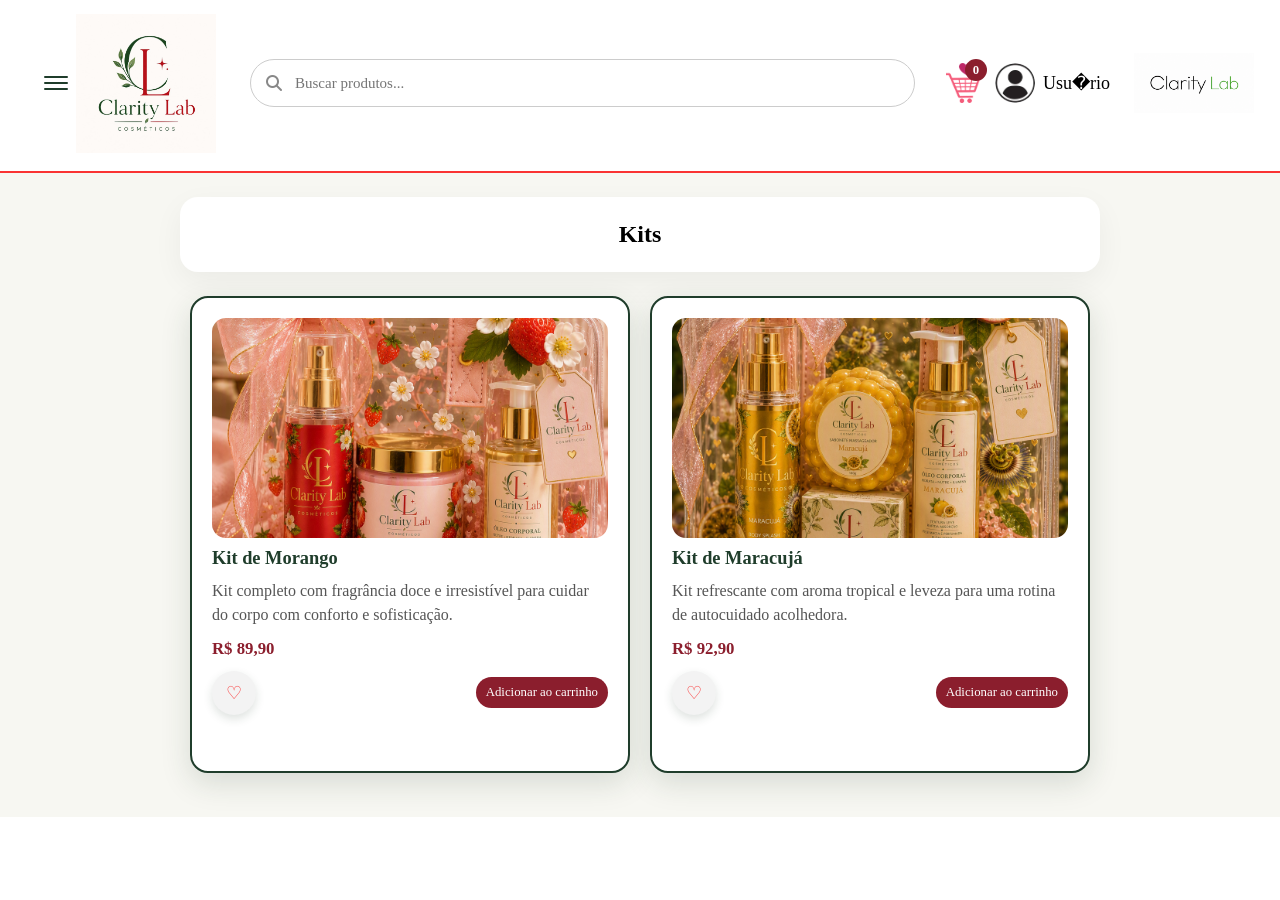
<file: kits.html>
<!DOCTYPE html>
<html lang="pt-br">
<head>
    <meta charset="UTF-8">
    <meta name="viewport" content="width=device-width, initial-scale=1.0">
    <title>Kits | Clarity Lab</title>
    <link rel="stylesheet" href="assets/css/style.css">
    <link rel="stylesheet" href="https://cdnjs.cloudflare.com/ajax/libs/font-awesome/6.5.2/css/all.min.css">
</head>
<body>

    <header class="site-header">
        <div class="header-main">
            <button class="menu-toggle" type="button" aria-label="Abrir menu" aria-expanded="false">
                <span></span>
                <span></span>
                <span></span>
            </button>

            <a class="logo" href="index.html">
                <img src="assets/images/Mídia.jpeg" alt="Logo">
            </a>

            <div class="busca">
                <i class="fa-solid fa-magnifying-glass"></i>
                <input id="searchInput" type="search" placeholder="Buscar produtos...">
            </div>

            <div class="header-actions">
                <div class="carrinho">
                    <img src="assets/images/carrinho.png" alt="Carrinho">
                </div>

                <button class="usuario" id="userButton" type="button" aria-label="Configurar conta do usu�rio">
                    <img src="assets/images/Úsuario.webp" alt="Usuário">
                    <span id="userName">Usu�rio</span>
                </button>
            </div>
            <div class="Marca-da-agua">
            <img src="assets/images/logo 3.png" alt="Marca da água">
        </div>
        </div>

        <nav class="menu-mobile" id="menu-mobile">
            <a href="index.html">Início</a>
            <a href="BodySplash.html">Body Splashs</a>
            <a href="cremes.html">Cremes</a>
            <a href="sabonetes.html">Sabonetes</a>
            <a href="kits.html">Kits</a>
            <a href="favoritos.html">Favoritos</a>
            <a href="sobre.html">Sobre</a>
        </nav>
    </header>

    <script src="assets/js/cart.js"></script>
    <script src="assets/js/search.js"></script>
    <script>
        const toggleButton = document.querySelector('.menu-toggle');
        const mobileMenu = document.querySelector('.menu-mobile');

        if (toggleButton && mobileMenu) {
            toggleButton.addEventListener('click', () => {
                const isOpen = mobileMenu.classList.toggle('open');
                toggleButton.setAttribute('aria-expanded', isOpen);
            });
        }

        const userButton = document.querySelector('#userButton');
        const userName = document.querySelector('#userName');

        function loadUserName() {
            const savedName = localStorage.getItem('userName');
            if (savedName && userName) {
                userName.textContent = savedName;
            }
        }

        function updateUserName() {
            const currentName = localStorage.getItem('userName') || 'Usu�rio';
            const newName = prompt('Digite o nome da conta:', currentName);
            if (newName !== null) {
                const formatted = newName.trim() || 'Usu�rio';
                localStorage.setItem('userName', formatted);
                if (userName) {
                    userName.textContent = formatted;
                }
            }
        }

        if (userButton) {
            userButton.addEventListener('click', updateUserName);
        }

        loadUserName();
    </script>

    <main>
        <section class="category-section">
            <div class="category-card">
                <h1>Kits</h1>
            </div>
            <div class="products-grid category-products-grid">
                <article class="product-card">
                    <img src="assets/images/kiMorango.png" alt="Kit de Morango" />
                    <h2>Kit de Morango</h2>
                    <p>Kit completo com fragrância doce e irresistível para cuidar do corpo com conforto e sofisticação.</p>
                    <span class="product-price">R$ 89,90</span>
                    <div class="product-actions">
                        <button class="favorite-btn" type="button" aria-label="Favoritar Kit de Morango">♡</button>
                        <button class="add-to-cart-btn" type="button">Adicionar ao carrinho</button>
                    </div>
                </article>

                <article class="product-card">
                    <img src="assets/images/KitMaracuja.png" alt="Kit de Maracujá" />
                    <h2>Kit de Maracujá</h2>
                    <p>Kit refrescante com aroma tropical e leveza para uma rotina de autocuidado acolhedora.</p>
                    <span class="product-price">R$ 92,90</span>
                    <div class="product-actions">
                        <button class="favorite-btn" type="button" aria-label="Favoritar Kit de Maracujá">♡</button>
                        <button class="add-to-cart-btn" type="button">Adicionar ao carrinho</button>
                    </div>
                </article>
            </div>
        </section>
        <script>
        const favoriteButtons = document.querySelectorAll('.favorite-btn');
        const favoriteProducts = JSON.parse(localStorage.getItem('favorites') || '[]');

        function saveFavorites() {
            localStorage.setItem('favorites', JSON.stringify(favoriteProducts));
        }

        favoriteButtons.forEach(button => {
            const productCard = button.closest('.product-card');
            const name = productCard?.querySelector('h2')?.textContent?.trim() || '';
            const description = productCard?.querySelector('p')?.textContent?.trim() || '';
            const image = productCard?.querySelector('img')?.getAttribute('src') || '';

            if (favoriteProducts.some(item => item.name === name)) {
                button.classList.add('active');
                button.textContent = '♥';
            }

            button.addEventListener('click', (event) => {
                event.preventDefault();

                const isActive = button.classList.toggle('active');
                button.textContent = isActive ? '♥' : '♡';
                button.setAttribute('aria-pressed', String(isActive));

                if (isActive) {
                    if (!favoriteProducts.some(item => item.name === name)) {
                        favoriteProducts.push({ name, description, image });
                    }
                } else {
                    const index = favoriteProducts.findIndex(item => item.name === name);
                    if (index !== -1) {
                        favoriteProducts.splice(index, 1);
                    }
                }

                saveFavorites();
            });
        });
        </script>
    </body>
</main>
</html>
</file>
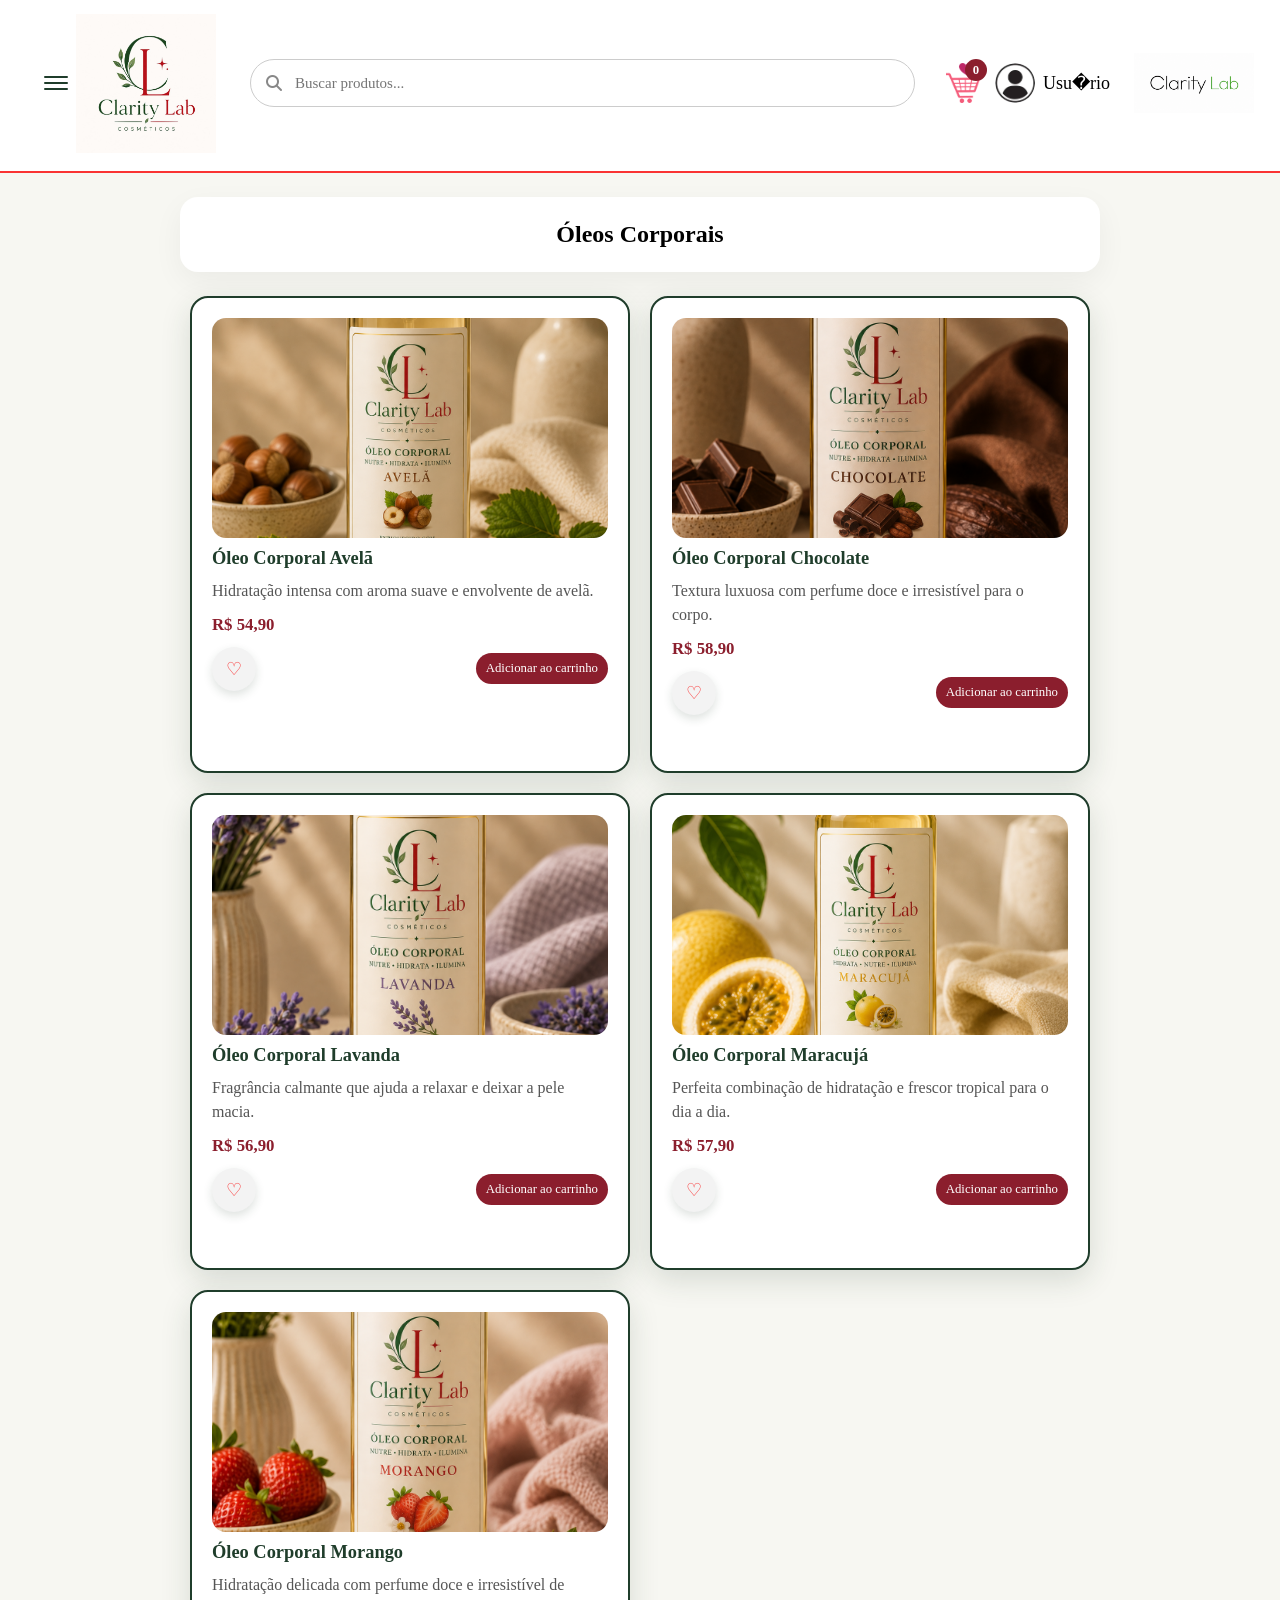
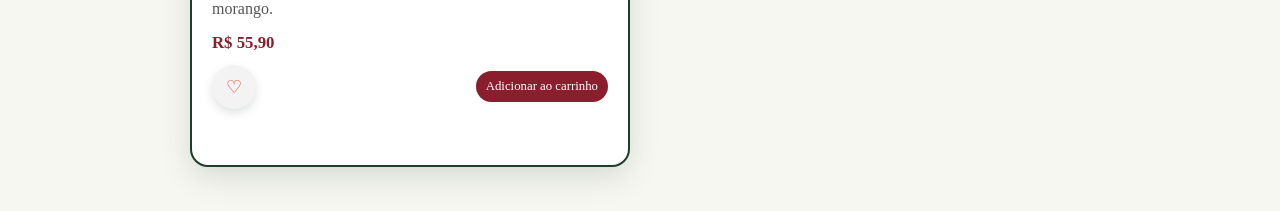
<file: oleos.html>
<!DOCTYPE html>
<html lang="pt-br">
<head>
    <meta charset="UTF-8">
    <meta name="viewport" content="width=device-width, initial-scale=1.0">
    <title>Óleos | Clarity Lab</title>
    <link rel="stylesheet" href="assets/css/style.css">
    <link rel="stylesheet" href="https://cdnjs.cloudflare.com/ajax/libs/font-awesome/6.5.2/css/all.min.css">
</head>
<body>
    <header class="site-header">
        <div class="header-main">
            <button class="menu-toggle" type="button" aria-label="Abrir menu" aria-expanded="false">
                <span></span>
                <span></span>
                <span></span>
            </button>

            <a class="logo" href="index.html">
                <img src="assets/images/Mídia.jpeg" alt="Logo">
            </a>

            <div class="busca">
                <i class="fa-solid fa-magnifying-glass"></i>
                <input id="searchInput" type="search" placeholder="Buscar produtos...">
            </div>

            <div class="header-actions">
                <div class="carrinho">
                    <img src="assets/images/carrinho.png" alt="Carrinho">
                </div>

                <button class="usuario" id="userButton" type="button" aria-label="Configurar conta do usu�rio">
                    <img src="assets/images/Úsuario.webp" alt="Usuário">
                    <span id="userName">Usu�rio</span>
                </button>
            </div>
            <div class="Marca-da-agua">
            <img src="assets/images/logo 3.png" alt="Marca da água">
        </div>
        </div>

        <nav class="menu-mobile" id="menu-mobile">
            <a href="index.html">Início</a>
            <a href="BodySplash.html">Body Splashs</a>
            <a href="cremes.html">Cremes</a>
            <a href="sabonetes.html">Sabonetes</a>
            <a href="oleos.html">Óleos</a>
            <a href="kits.html">Kits</a>
            <a href="favoritos.html">Favoritos</a>
            <a href="sobre.html">Sobre</a>
        </nav>
    </header>

    <script src="assets/js/cart.js"></script>
    <script src="assets/js/search.js"></script>
    <script>
        const toggleButton = document.querySelector('.menu-toggle');
        const mobileMenu = document.querySelector('.menu-mobile');

        if (toggleButton && mobileMenu) {
            toggleButton.addEventListener('click', () => {
                const isOpen = mobileMenu.classList.toggle('open');
                toggleButton.setAttribute('aria-expanded', isOpen);
            });
        }

        const userButton = document.querySelector('#userButton');
        const userName = document.querySelector('#userName');

        function loadUserName() {
            const savedName = localStorage.getItem('userName');
            if (savedName && userName) {
                userName.textContent = savedName;
            }
        }

        function updateUserName() {
            const currentName = localStorage.getItem('userName') || 'Usu�rio';
            const newName = prompt('Digite o nome da conta:', currentName);
            if (newName !== null) {
                const formatted = newName.trim() || 'Usu�rio';
                localStorage.setItem('userName', formatted);
                if (userName) {
                    userName.textContent = formatted;
                }
            }
        }

        if (userButton) {
            userButton.addEventListener('click', updateUserName);
        }

        loadUserName();
    </script>

    <main>
        <section class="category-section">
            <div class="category-card">
                <h1>Óleos Corporais</h1>
            </div>
            <div class="products-grid category-products-grid">
                <article class="product-card">
                    <img src="assets/images/OleoCorporalAvela.png" alt="Óleo Corporal Avelã" />
                    <h2>Óleo Corporal Avelã</h2>
                    <p>Hidratação intensa com aroma suave e envolvente de avelã.</p>
                    <span class="product-price">R$ 54,90</span>
                    <div class="product-actions">
                        <button class="favorite-btn" type="button" aria-label="Favoritar Óleo Corporal Avelã">♡</button>
                        <button class="add-to-cart-btn" type="button">Adicionar ao carrinho</button>
                    </div>
                </article>

                <article class="product-card">
                    <img src="assets/images/oleoCorporalChocolate.png" alt="Óleo Corporal Chocolate" />
                    <h2>Óleo Corporal Chocolate</h2>
                    <p>Textura luxuosa com perfume doce e irresistível para o corpo.</p>
                    <span class="product-price">R$ 58,90</span>
                    <div class="product-actions">
                        <button class="favorite-btn" type="button" aria-label="Favoritar Óleo Corporal Chocolate">♡</button>
                        <button class="add-to-cart-btn" type="button">Adicionar ao carrinho</button>
                    </div>
                </article>

                <article class="product-card">
                    <img src="assets/images/oleoCorporalLavanda.png" alt="Óleo Corporal Lavanda" />
                    <h2>Óleo Corporal Lavanda</h2>
                    <p>Fragrância calmante que ajuda a relaxar e deixar a pele macia.</p>
                    <span class="product-price">R$ 56,90</span>
                    <div class="product-actions">
                        <button class="favorite-btn" type="button" aria-label="Favoritar Óleo Corporal Lavanda">♡</button>
                        <button class="add-to-cart-btn" type="button">Adicionar ao carrinho</button>
                    </div>
                </article>

                <article class="product-card">
                    <img src="assets/images/OleoCorporalMaracuja.png" alt="Óleo Corporal Maracujá" />
                    <h2>Óleo Corporal Maracujá</h2>
                    <p>Perfeita combinação de hidratação e frescor tropical para o dia a dia.</p>
                    <span class="product-price">R$ 57,90</span>
                    <div class="product-actions">
                        <button class="favorite-btn" type="button" aria-label="Favoritar Óleo Corporal Maracujá">♡</button>
                        <button class="add-to-cart-btn" type="button">Adicionar ao carrinho</button>
                    </div>
                </article>

                <article class="product-card">
                    <img src="assets/images/oleoCorporalMorango.png" alt="Óleo Corporal Morango" />
                    <h2>Óleo Corporal Morango</h2>
                    <p>Hidratação delicada com perfume doce e irresistível de morango.</p>
                    <span class="product-price">R$ 55,90</span>
                    <div class="product-actions">
                        <button class="favorite-btn" type="button" aria-label="Favoritar Óleo Corporal Morango">♡</button>
                        <button class="add-to-cart-btn" type="button">Adicionar ao carrinho</button>
                    </div>
                </article>
            </div>
        </section>
    </main>

    <script src="assets/js/cart.js"></script>
    <script src="assets/js/search.js"></script>
    <script>
        const favoriteButtons = document.querySelectorAll('.favorite-btn');
        const favoriteProducts = JSON.parse(localStorage.getItem('favorites') || '[]');

        function saveFavorites() {
            localStorage.setItem('favorites', JSON.stringify(favoriteProducts));
        }

        favoriteButtons.forEach(button => {
            const productCard = button.closest('.product-card');
            const name = productCard?.querySelector('h2')?.textContent?.trim() || '';
            const description = productCard?.querySelector('p')?.textContent?.trim() || '';
            const image = productCard?.querySelector('img')?.getAttribute('src') || '';

            if (favoriteProducts.some(item => item.name === name)) {
                button.classList.add('active');
            }

            button.addEventListener('click', () => {
                const existingIndex = favoriteProducts.findIndex(item => item.name === name);
                if (existingIndex >= 0) {
                    favoriteProducts.splice(existingIndex, 1);
                    button.classList.remove('active');
                } else {
                    favoriteProducts.push({ name, description, image });
                    button.classList.add('active');
                }

                saveFavorites();
            });
        });
    </script>
</body>
</html>
</file>
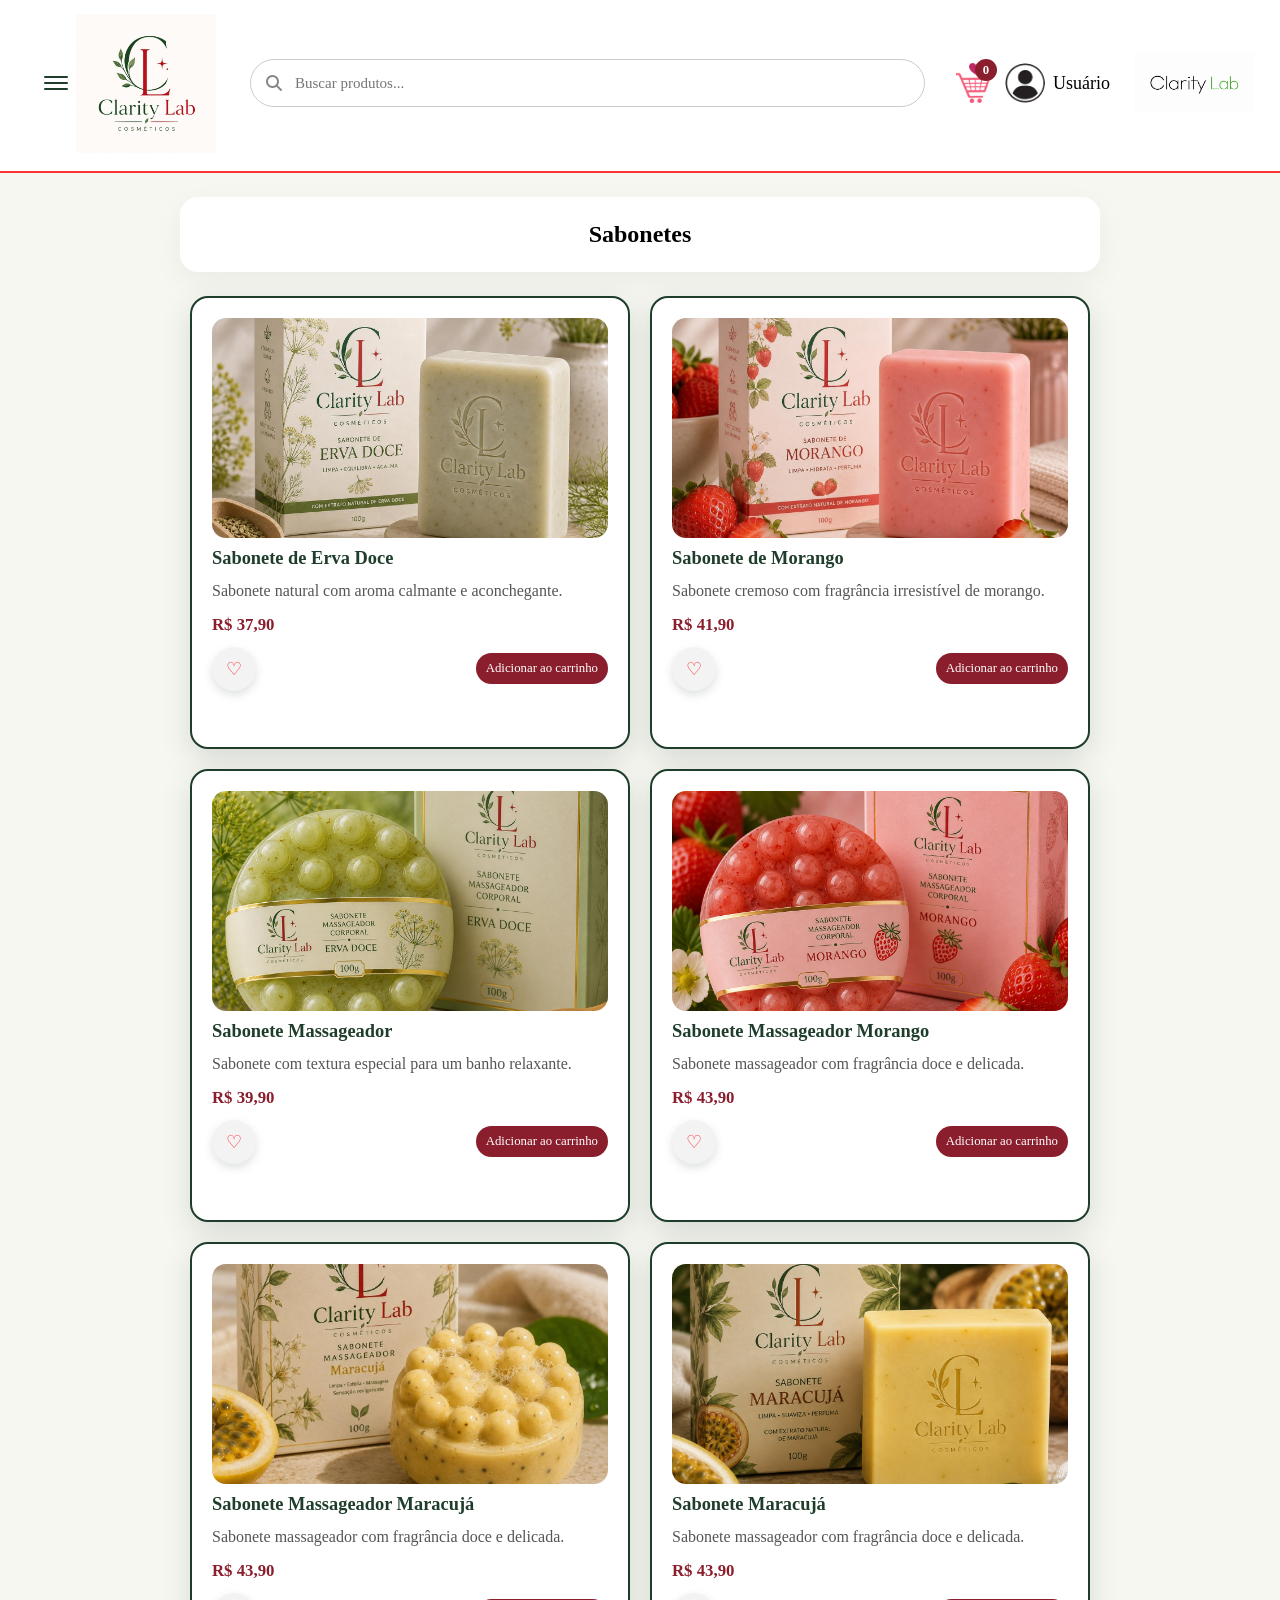
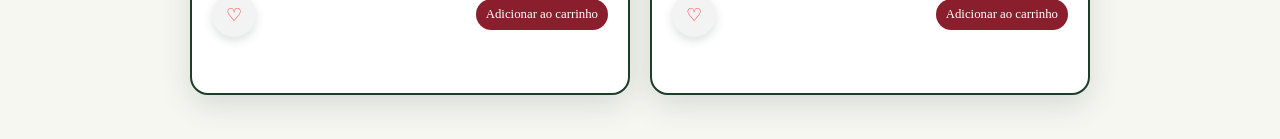
<file: sabonetes.html>
<!DOCTYPE html>
<html lang="pt-br">
<head>
    <meta charset="UTF-8">
    <meta name="viewport" content="width=device-width, initial-scale=1.0">
    <title>Sabonetes | Clarity Lab</title>
    <link rel="stylesheet" href="assets/css/style.css">
    <link rel="stylesheet" href="https://cdnjs.cloudflare.com/ajax/libs/font-awesome/6.5.2/css/all.min.css">
</head>
<body>
    <header class="site-header">
        <div class="header-main">
            <button class="menu-toggle" type="button" aria-label="Abrir menu" aria-expanded="false">
                <span></span>
                <span></span>
                <span></span>
            </button>

            <a class="logo" href="index.html">
                <img src="assets/images/Mídia.jpeg" alt="Logo">
            </a>

            <div class="busca">
                <i class="fa-solid fa-magnifying-glass"></i>
                <input id="searchInput" type="search" placeholder="Buscar produtos...">
            </div>

            <div class="header-actions">
                <div class="carrinho">
                    <img src="assets/images/carrinho.png" alt="Carrinho">
                </div>

                <button class="usuario" id="userButton" type="button" aria-label="Configurar conta do usuário">
                    <img src="assets/images/Úsuario.webp" alt="Usuário">
                    <span id="userName">Usuário</span>
                </button>
            </div>
            <div class="Marca-da-agua">
                <img src="assets/images/logo 3.png" alt="Marca da água">
            </div>
        </div>

        <nav class="menu-mobile" id="menu-mobile">
            <a href="index.html">Início</a>
            <a href="BodySplash.html">Body Splashs</a>
            <a href="cremes.html">Cremes</a>
            <a href="sabonetes.html">Sabonetes</a>
            <a href="kits.html">Kits</a>
            <a href="favoritos.html">Favoritos</a>
            <a href="sobre.html">Sobre</a>
        </nav>
    </header>

    <script>
        const toggleButton = document.querySelector('.menu-toggle');
        const mobileMenu = document.querySelector('.menu-mobile');

        if (toggleButton && mobileMenu) {
            toggleButton.addEventListener('click', () => {
                const isOpen = mobileMenu.classList.toggle('open');
                toggleButton.setAttribute('aria-expanded', isOpen);
            });
        }

        const userButton = document.querySelector('#userButton');
        const userName = document.querySelector('#userName');

        function loadUserName() {
            const savedName = localStorage.getItem('userName');
            if (savedName && userName) {
                userName.textContent = savedName;
            }
        }

        function updateUserName() {
            const currentName = localStorage.getItem('userName') || 'Usuário';
            const newName = prompt('Digite o nome da conta:', currentName);
            if (newName !== null) {
                const formatted = newName.trim() || 'Usuário';
                localStorage.setItem('userName', formatted);
                if (userName) {
                    userName.textContent = formatted;
                }
            }
        }

        if (userButton) {
            userButton.addEventListener('click', updateUserName);
        }

        loadUserName();
    </script>

    <main>
        <section class="category-section">
            <div class="category-card">
                <h1>Sabonetes</h1>
            </div>
            <div class="products-grid category-products-grid">
                <article class="product-card">
                    <img src="assets/images/SAboneteErvaDoce.jpg" alt="Sabonete de Erva Doce" />
                    <h2>Sabonete de Erva Doce</h2>
                    <p>Sabonete natural com aroma calmante e aconchegante.</p>
                    <span class="product-price">R$ 37,90</span>
                    <div class="product-actions">
                        <button class="favorite-btn" type="button" aria-label="Favoritar Sabonete de Erva Doce">♡</button>
                        <button class="add-to-cart-btn" type="button">Adicionar ao carrinho</button>
                    </div>
                </article>

                <article class="product-card">
                    <img src="assets/images/SaboneteMorango.jpg" alt="Sabonete de Morango" />
                    <h2>Sabonete de Morango</h2>
                    <p>Sabonete cremoso com fragrância irresistível de morango.</p>
                    <span class="product-price">R$ 41,90</span>
                    <div class="product-actions">
                        <button class="favorite-btn" type="button" aria-label="Favoritar Sabonete de Morango">♡</button>
                        <button class="add-to-cart-btn" type="button">Adicionar ao carrinho</button>
                    </div>
                </article>

                <article class="product-card">
                    <img src="assets/images/SaboneteMassageador.png" alt="Sabonete Massageador" />
                    <h2>Sabonete Massageador</h2>
                    <p>Sabonete com textura especial para um banho relaxante.</p>
                    <span class="product-price">R$ 39,90</span>
                    <div class="product-actions">
                        <button class="favorite-btn" type="button" aria-label="Favoritar Sabonete Massageador">♡</button>
                        <button class="add-to-cart-btn" type="button">Adicionar ao carrinho</button>
                    </div>
                </article>

                <article class="product-card">
                    <img src="assets/images/SaboneteMassageadorMorango.png" alt="Sabonete Massageador Morango" />
                    <h2>Sabonete Massageador Morango</h2>
                    <p>Sabonete massageador com fragrância doce e delicada.</p>
                    <span class="product-price">R$ 43,90</span>
                    <div class="product-actions">
                        <button class="favorite-btn" type="button" aria-label="Favoritar Sabonete Massageador Morango">♡</button>
                        <button class="add-to-cart-btn" type="button">Adicionar ao carrinho</button>
                    </div>
                </article>

                <article class="product-card">
                    <img src="assets/images/saboneteMassageadorMaracuja.jpg" alt="Sabonete Massageador Maracujá" />
                    <h2>Sabonete Massageador Maracujá</h2>
                    <p>Sabonete massageador com fragrância doce e delicada.</p>
                    <span class="product-price">R$ 43,90</span>
                    <div class="product-actions">
                        <button class="favorite-btn" type="button" aria-label="Favoritar Sabonete Massageador Maracujá">♡</button>
                        <button class="add-to-cart-btn" type="button">Adicionar ao carrinho</button>
                    </div>
                </article>
                <article class="product-card">
                    <img src="assets/images/SaboneteMaracuja.png" alt="Sabonete Maracujá" />
                    <h2>Sabonete Maracujá</h2>
                    <p>Sabonete massageador com fragrância doce e delicada.</p>
                    <span class="product-price">R$ 43,90</span>
                    <div class="product-actions">
                        <button class="favorite-btn" type="button" aria-label="Favoritar Sabonete Maracujá">♡</button>
                        <button class="add-to-cart-btn" type="button">Adicionar ao carrinho</button>
                    </div>
                </article>

            </div>
        </section>
    </main>

    <script src="assets/js/cart.js"></script>
    <script src="assets/js/search.js"></script>
    <script>
        const favoriteButtons = document.querySelectorAll('.favorite-btn');
        const favoriteProducts = JSON.parse(localStorage.getItem('favorites') || '[]');

        function saveFavorites() {
            localStorage.setItem('favorites', JSON.stringify(favoriteProducts));
        }

        favoriteButtons.forEach(button => {
            const productCard = button.closest('.product-card');
            const name = productCard?.querySelector('h2')?.textContent?.trim() || '';
            const description = productCard?.querySelector('p')?.textContent?.trim() || '';
            const image = productCard?.querySelector('img')?.getAttribute('src') || '';

            if (favoriteProducts.some(item => item.name === name)) {
                button.classList.add('active');
            }

            button.addEventListener('click', () => {
                const existingIndex = favoriteProducts.findIndex(item => item.name === name);
                if (existingIndex >= 0) {
                    favoriteProducts.splice(existingIndex, 1);
                    button.classList.remove('active');
                } else {
                    favoriteProducts.push({ name, description, image });
                    button.classList.add('active');
                }
                saveFavorites();
            });
        });
    </script>
</body>
</html>
</file>
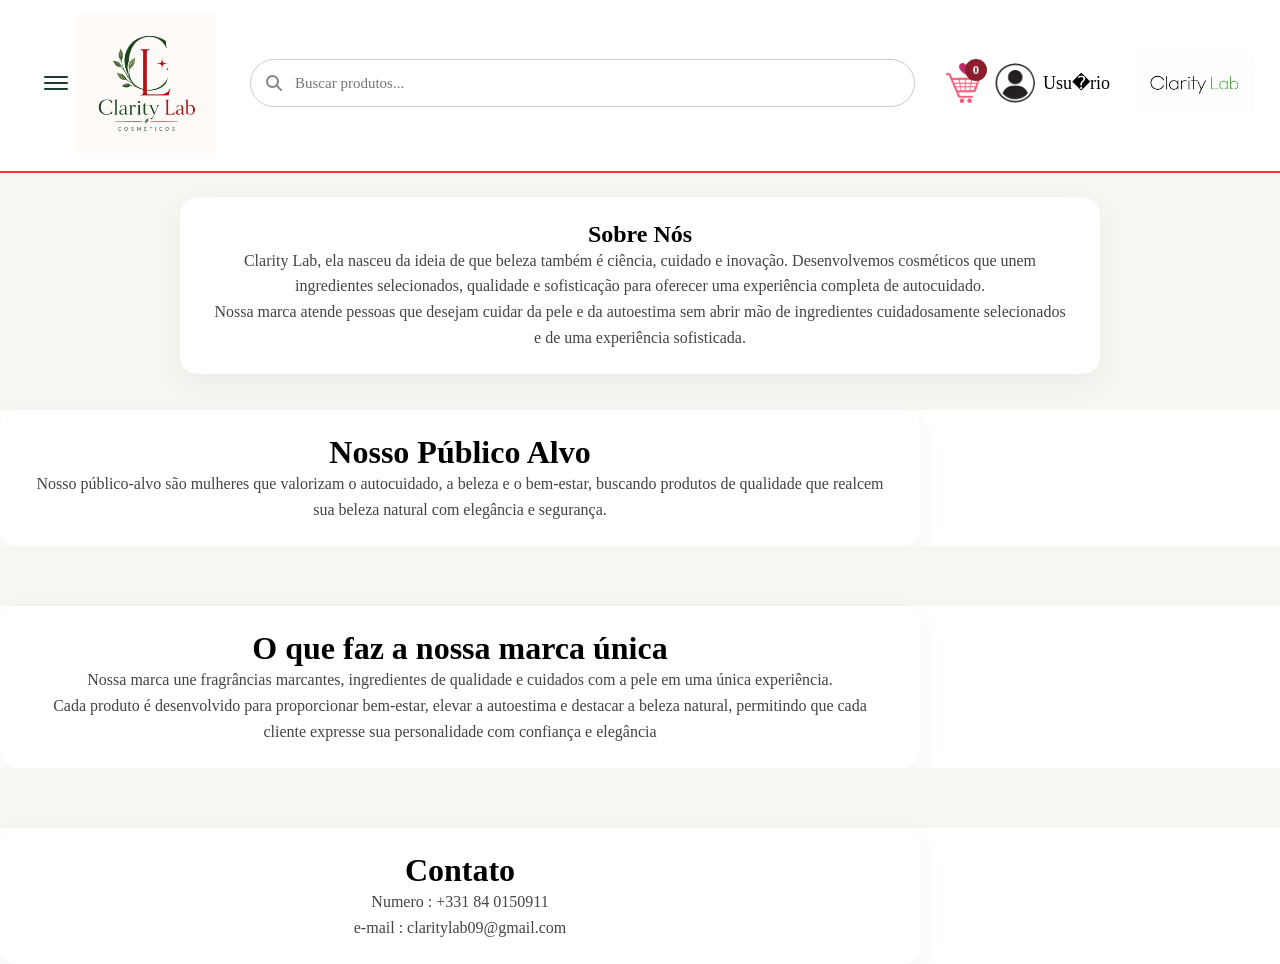
<file: sobre.html>
<!DOCTYPE html>
<html lang="pt-br">
<head>
    <meta charset="UTF-8">
    <meta name="viewport" content="width=device-width, initial-scale=1.0">
    <title>Sobre | Clarity Lab</title>
    <link rel="stylesheet" href="assets/css/style.css">
    <link rel="stylesheet" href="https://cdnjs.cloudflare.com/ajax/libs/font-awesome/6.5.2/css/all.min.css">
</head>
<body>

    <header class="site-header">
        <div class="header-main">
            <button class="menu-toggle" type="button" aria-label="Abrir menu" aria-expanded="false">
                <span></span>
                <span></span>
                <span></span>
            </button>

            <a class="logo" href="index.html">
                <img src="assets/images/Mídia.jpeg" alt="Logo">
            </a>

            <div class="busca">
                <i class="fa-solid fa-magnifying-glass"></i>
                <input id="searchInput" type="search" placeholder="Buscar produtos...">
            </div>

            <div class="header-actions">
                <div class="carrinho">
                    <img src="assets/images/carrinho.png" alt="Carrinho">
                </div>

                <button class="usuario" id="userButton" type="button" aria-label="Configurar conta do usu�rio">
                    <img src="assets/images/Úsuario.webp" alt="Usuário">
                    <span id="userName">Usu�rio</span>
                </button>
            </div>
            <div class="Marca-da-agua">
            <img src="assets/images/logo 3.png" alt="Marca da água">
        </div>
        </div>

        <nav class="menu-mobile" id="menu-mobile">
            <a href="index.html">Início</a>
            <a href="BodySplash.html">Body Splashs</a>
            <a href="cremes.html">Cremes</a>
            <a href="sabonetes.html">Sabonetes</a>
            <a href="kits.html">Kits</a>
            <a href="favoritos.html">Favoritos</a>
            <a href="sobre.html">Sobre</a>
        </nav>
    </header>

    <script src="assets/js/cart.js"></script>
    <script src="assets/js/search.js"></script>
    <script>
        const toggleButton = document.querySelector('.menu-toggle');
        const mobileMenu = document.querySelector('.menu-mobile');

        if (toggleButton && mobileMenu) {
            toggleButton.addEventListener('click', () => {
                const isOpen = mobileMenu.classList.toggle('open');
                toggleButton.setAttribute('aria-expanded', isOpen);
            });
        }

        const userButton = document.querySelector('#userButton');
        const userName = document.querySelector('#userName');

        function loadUserName() {
            const savedName = localStorage.getItem('userName');
            if (savedName && userName) {
                userName.textContent = savedName;
            }
        }

        function updateUserName() {
            const currentName = localStorage.getItem('userName') || 'Usu�rio';
            const newName = prompt('Digite o nome da conta:', currentName);
            if (newName !== null) {
                const formatted = newName.trim() || 'Usu�rio';
                localStorage.setItem('userName', formatted);
                if (userName) {
                    userName.textContent = formatted;
                }
            }
        }

        if (userButton) {
            userButton.addEventListener('click', updateUserName);
        }

        loadUserName();
    </script>

    <main>
        <section class="category-section">
            <div class="category-card">
                <h1>Sobre Nós</h1>
                <p>Clarity Lab, ela nasceu da ideia de que beleza também é ciência, cuidado e inovação. Desenvolvemos cosméticos que unem ingredientes selecionados, qualidade e sofisticação para oferecer uma experiência completa de autocuidado.</p>
                <p>Nossa marca atende pessoas que desejam cuidar da pele e da autoestima sem abrir mão de ingredientes cuidadosamente selecionados e de uma experiência sofisticada.</p>
            </div>
            
        </section>
    </main> 
    <div class="category-card">
                <h1>Nosso Público Alvo
                </h1>
                <p>Nosso público-alvo são mulheres que valorizam o autocuidado, a beleza e o bem-estar, buscando produtos de qualidade que realcem sua beleza natural com elegância e segurança.</p>
             </div>

            <section class="category-section"></section>
             <div class="category-card">
                <h1>O que faz a nossa marca única</h1>
                <p>Nossa marca une fragrâncias marcantes, ingredientes de qualidade e cuidados com a pele em uma única experiência.</p>
               <p>Cada produto é desenvolvido para proporcionar bem-estar, elevar a autoestima e destacar a beleza natural, permitindo que cada cliente expresse sua personalidade com confiança e elegância</p> 
             </div>
             <section class="category-section"></section>
             <div class="category-card">
                <h1>Contato</h1>
                <p>Numero : +331 84 0150911</p>
                <p>e-mail : claritylab09@gmail.com</p>
</body>
</html>
</file>
<file: assets/css/style.css>
* {
    margin: 0;
    padding: 0;
    box-sizing: border-box;
    font-family: Georgia, serif;
}

body {
    background-color: #fff;
    position: relative;
}

.site-header {
    display: flex;
    flex-direction: column;
    padding: 14px 20px 18px;
    border-bottom: 2px solid #fa3333;
    gap: 12px;
    width: 100%;
    max-width: none;
    margin: 0;
}

/* make header positioning available for mobile menu */
.site-header {
    position: relative;
}

.header-main {
    display: flex;
    align-items: center;
    justify-content: space-between;
    gap: 16px;
    width: 100%;
    flex-wrap: nowrap;
    padding: 0 6px 0 56px;
    position: relative;
}

.menu-toggle {
    display: flex;
    flex-direction: column;
    justify-content: center;
    gap: 4px;
    border: 0;
    background: transparent;
    cursor: pointer;
    padding: 8px;
    z-index: 120;
    position: absolute;
    left: 16px;
    top: 50%;
    transform: translateY(-50%);
}

.menu-toggle span {
    width: 24px;
    height: 2px;
    background-color: #1F3D2B !important;
    border-radius: 2px;
}

/* Mobile menu panel */
.menu-mobile {
    display: none;
    position: absolute;
    left: 16px;
    top: 100%;
    background: #fff;
    box-shadow: 0 6px 18px rgba(0,0,0,0.08);
    border-radius: 8px;
    padding: 10px 12px;
    z-index: 220;
    min-width: 160px;
}

.menu-mobile a {
    padding: 8px 6px;
    color: #222;
}

.menu-mobile.open {
    display: flex;
    flex-direction: column;
}

.logo {
    flex: 0 0 auto;
    display: inline-flex;
    align-items: center;
    justify-content: flex-start;
    margin: 0 6px 0 0;
    padding: 0;
}

a.logo {
    text-decoration: none;
}

.logo img {
    width: 140px;
    height: auto;
    display: block;
    line-height: 0;
}

.busca {
    flex: 1 1 0;
    max-width: 700px;
    min-width: 260px;
    position: relative;
    margin: 0 12px;
}

.busca i {
    position: absolute;
    left: 16px;
    top: 50%;
    transform: translateY(-50%);
    color: #888;
    font-size: 16px;
    pointer-events: none;
}

.busca input {
    width: 100%;
    padding: 12px 44px;
    border: 1px solid #ccc;
    border-radius: 30px;
    font-size: 15px;
    height: 48px;
}

.header-actions {
    display: flex;
    align-items: center;
    gap: 12px;
    margin-left: auto;
}

.usuario {
    display: flex;
    align-items: center;
    gap: 8px;
    font-size: 18px;
    white-space: nowrap;
    border: none;
    background: transparent;
    cursor: pointer;
    padding: 0;
}

.usuario img {
    width: 40px;
    height: 40px;
    border-radius: 50%;
    object-fit: cover;
}

.usuario:hover,
.usuario:focus-visible {
    opacity: 0.9;
}

.carrinho {
    display: flex;
    align-items: center;
    border: none;
    background: transparent;
    cursor: pointer;
    position: relative;
}

.carrinho img {
    width: 40px;
    height: 40px;
    object-fit: contain;
}

.Marca-da-agua {
    display: flex;
    justify-content: flex-end;
    align-items: center;
    margin-left: 8px;
}

.Marca-da-agua img {
    width: 120px;
    height: auto;
}

.menu-mobile {
    display: none;
    flex-direction: column;
    gap: 8px;
    padding: 8px 0 0;
}

.menu-mobile a {
    text-decoration: none;
    color: #222;
    font-size: 15px;
    padding: 6px 0;
}

.menu-mobile.open {
    display: flex;
}

.perfumaria-banner {
    width: 100%;
    display: flex;
    justify-content: center;
    padding: 20px 0;
}

.perfumaria-banner img {
    width: min(100%, 1200px);
    height: auto;
    display: block;
    border-radius: 16px;
}

.category-section {
    display: flex;
    flex-direction: column;
    align-items: center;
    justify-content: center;
    padding: 24px 16px 36px;
    background: #f7f7f2;
}

.category-card {
    width: 100%;
    max-width: 920px;
    padding: 24px 30px;
    background: #fff;
    border-radius: 18px;
    box-shadow: 0 10px 30px rgba(0, 0, 0, 0.05);
    text-align: center;
}

.image-slot {
    width: 100%;
    margin-top: 24px;
    display: flex;
    justify-content: center;
}

.image-slot-box {
    width: 100%;
    max-width: 560px;
    min-height: 360px;
    border-radius: 18px;
    border: 2px dashed #ccc;
    background: #f7f7f2;
    display: flex;
    align-items: center;
    justify-content: center;
    color: #666;
    padding: 24px;
    font-size: 1rem;
    line-height: 1.4;
}

.products-grid {
    width: 100%;
    max-width: 1200px;
    display: flex;
    flex-wrap: nowrap;
    gap: 18px;
    margin-top: 24px;
    overflow-x: auto;
    padding-bottom: 8px;
}

.products-grid::-webkit-scrollbar {
    height: 8px;
}

.products-grid::-webkit-scrollbar-thumb {
    background: rgba(31, 61, 43, 0.4);
    border-radius: 999px;
}

.product-card {
    min-width: 260px;
    flex: 0 0 280px;
    padding: 20px 20px 56px;
    background: #ffffff;
    border-radius: 18px;
    border: 2px solid #1F3D2B;
    box-shadow: 0 10px 30px rgba(31, 61, 43, 0.15);
    display: flex;
    flex-direction: column;
    gap: 10px;
    position: relative;
}

.product-card img {
    width: 100%;
    height: 220px;
    object-fit: cover;
    border-radius: 14px;
}

.product-card h2 {
    font-size: 1.15rem;
    color: #1F3D2B;
    margin: 0;
}

.product-card p {
    margin: 0;
    color: #555;
    line-height: 1.5;
}

.product-price {
    font-size: 1.05rem;
    font-weight: 700;
    color: #8B1E2D;
    margin-top: 2px;
}

.product-actions {
    display: flex;
    align-items: center;
    justify-content: space-between;
    gap: 8px;
    margin-top: 2px;
}

.mais-vendidos-grid .product-card {
    padding: 20px 20px 44px;
}

.mais-vendidos-grid .product-actions {
    margin-top: 1px;
}

.body-splash-grid,
.category-products-grid {
    display: grid;
    grid-template-columns: repeat(2, minmax(0, 1fr));
    gap: 20px;
    flex-wrap: nowrap;
    overflow-x: visible;
    max-width: 900px;
    margin: 24px auto 0;
}

.body-splash-grid .product-card,
.category-products-grid .product-card {
    min-width: 0;
    flex: 1 1 0;
    width: 100%;
}

.category-products-grid .empty-state {
    grid-column: 1 / -1;
}

.add-to-cart-btn {
    padding: 8px 10px;
    border: none;
    border-radius: 999px;
    background: #8B1E2D;
    color: #fff;
    font-size: 0.8rem;
    cursor: pointer;
    transition: background-color 0.2s ease;
}

.add-to-cart-btn:hover {
    background: #a32436;
}

.favorite-btn {
    width: 44px;
    height: 44px;
    border: none;
    border-radius: 50%;
    background: #f3f3f3;
    color: #fa3333;
    font-size: 1.15rem;
    cursor: pointer;
    display: inline-flex;
    align-items: center;
    justify-content: center;
    box-shadow: 0 4px 10px rgba(31, 61, 43, 0.15);
    transition: transform 0.2s ease, background-color 0.2s ease, color 0.2s ease;
}

.favorite-btn:hover {
    transform: scale(1.08);
}

.favorite-btn.active {
    background-color: #1F3D2B;
    color: #fff;
    box-shadow: 0 4px 12px rgba(31, 61, 43, 0.25);
}

.empty-state {
    width: 100%;
    text-align: center;
    padding: 24px;
    color: #555;
}

.carrinho {
    position: relative;
    display: inline-flex;
    align-items: center;
    justify-content: center;
}

.cart-count {
    position: absolute;
    top: -4px;
    right: -4px;
    min-width: 22px;
    height: 22px;
    padding: 0 6px;
    border-radius: 999px;
    background: #8B1E2D;
    color: #fff;
    font-size: 0.8rem;
    display: inline-flex;
    align-items: center;
    justify-content: center;
    font-weight: 700;
}

.cart-drawer {
    position: fixed;
    inset: 0;
    z-index: 400;
    pointer-events: none;
}

.cart-drawer.open {
    pointer-events: auto;
}

.cart-drawer__overlay {
    position: absolute;
    inset: 0;
    background: rgba(0, 0, 0, 0.35);
    opacity: 0;
    transition: opacity 0.2s ease;
}

.cart-drawer.open .cart-drawer__overlay {
    opacity: 1;
}

.cart-drawer__panel {
    position: absolute;
    top: 0;
    right: 0;
    height: 100%;
    width: min(92vw, 430px);
    background: #fff;
    box-shadow: -12px 0 32px rgba(0, 0, 0, 0.15);
    display: flex;
    flex-direction: column;
    transform: translateX(100%);
    transition: transform 0.25s ease;
}

.cart-drawer.open .cart-drawer__panel {
    transform: translateX(0);
}

.cart-drawer__header,
.cart-drawer__footer {
    padding: 18px 20px;
    border-bottom: 1px solid #eee;
    display: flex;
    align-items: center;
    justify-content: space-between;
    gap: 12px;
}

.cart-drawer__footer {
    border-top: 1px solid #eee;
    border-bottom: none;
    margin-top: auto;
    flex-direction: column;
    align-items: stretch;
}

.cart-close-btn,
.cart-remove-btn,
.cart-qty-btn {
    border: none;
    background: transparent;
    cursor: pointer;
}

.cart-close-btn {
    font-size: 1.7rem;
    line-height: 1;
    color: #8B1E2D;
}

.cart-items {
    padding: 16px 20px 20px;
    overflow-y: auto;
    display: flex;
    flex-direction: column;
    gap: 14px;
}

.cart-item {
    display: flex;
    gap: 12px;
    padding: 12px;
    border-radius: 12px;
    border: 1px solid #e8e8e8;
    background: #fafafa;
}

.cart-item img {
    width: 80px;
    height: 80px;
    object-fit: cover;
    border-radius: 10px;
}

.cart-item__content {
    flex: 1;
    display: flex;
    flex-direction: column;
    gap: 8px;
}

.cart-item__top,
.cart-item__footer {
    display: flex;
    align-items: center;
    justify-content: space-between;
    gap: 10px;
}

.cart-item h3 {
    font-size: 0.95rem;
    color: #1F3D2B;
}

.cart-item p {
    font-size: 0.86rem;
    color: #666;
    line-height: 1.4;
}

.cart-remove-btn {
    color: #8B1E2D;
    font-size: 0.8rem;
}

.cart-quantity {
    display: inline-flex;
    align-items: center;
    gap: 8px;
    border: 1px solid #ddd;
    border-radius: 999px;
    padding: 4px 8px;
}

.cart-qty-btn {
    width: 24px;
    height: 24px;
    border-radius: 50%;
    background: #1F3D2B;
    color: #fff;
    font-size: 1rem;
}

.cart-total {
    display: flex;
    justify-content: space-between;
    align-items: center;
    font-size: 1rem;
}

.cart-checkout-btn {
    padding: 10px 14px;
    border: none;
    border-radius: 999px;
    background: #8B1E2D;
    color: #fff;
    cursor: pointer;
}

.empty-cart {
    color: #666;
    text-align: center;
    padding: 8px 0;
}

.search-no-results {
    width: 100%;
    text-align: center;
    color: #8B1E2D;
    font-weight: 700;
    margin-top: 12px;
    padding: 8px 0;
}

body.cart-open {
    overflow: hidden;
}

@media (max-width: 980px) {
    .products-grid {
        grid-template-columns: repeat(2, minmax(200px, 1fr));
    }
}

@media (max-width: 640px) {
    .products-grid {
        grid-template-columns: 1fr;
    }
}
.category-card h2 {
    font-size: 1.75rem;
    margin-bottom: 12px;
    color: #1F3D2B;
}

.category-card p {
    font-size: 1rem;
    color: #444;
    line-height: 1.6;
}

.banner-texto {
    padding: 20px 24px;
}

.banner-texto h1 {
    font-size: clamp(1.4rem, 2.3vw, 2.4rem);
    line-height: 1.2;
    color: #222;
    text-align: center;
}

@media (max-width: 980px) {
    .header-main {
        flex-wrap: nowrap;
        justify-content: space-between;
    }

    .logo {
        margin-left: 0;
    }

    .busca {
        max-width: 100%;
        min-width: 220px;
        margin: 0;
    }

    .Marca-da-agua {
        margin-left: 8px;
        justify-content: flex-end;
    }

    .menu-toggle { display: flex; }
    .busca { max-width: 520px; }
}

@media (max-width: 640px) {
    .site-header {
        padding: 14px 14px 16px;
    }

    .menu-toggle {
        display: flex;
    }

    .logo img {
        width: 140px;
    }

    .header-actions {
        margin-left: 0;
    }

    .header-main {
        gap: 10px;
        justify-content: space-between;
        flex-wrap: nowrap;
    }

    .busca {
        min-width: 0;
        flex: 1 1 auto;
        max-width: none;
    }

    .busca input {
        height: 44px;
        font-size: 14px;
    }

    .Marca-da-agua img {
        width: min(100%, 220px);
    }

    .usuario span {
        display: none;
    }

    .usuario img,
    .carrinho img {
        width: 34px;
        height: 34px;
    }

    .banner-texto {
        padding: 12px 14px;
    }

    .perfumaria-banner {
        padding: 12px 0 0;
    }
}
</file>
